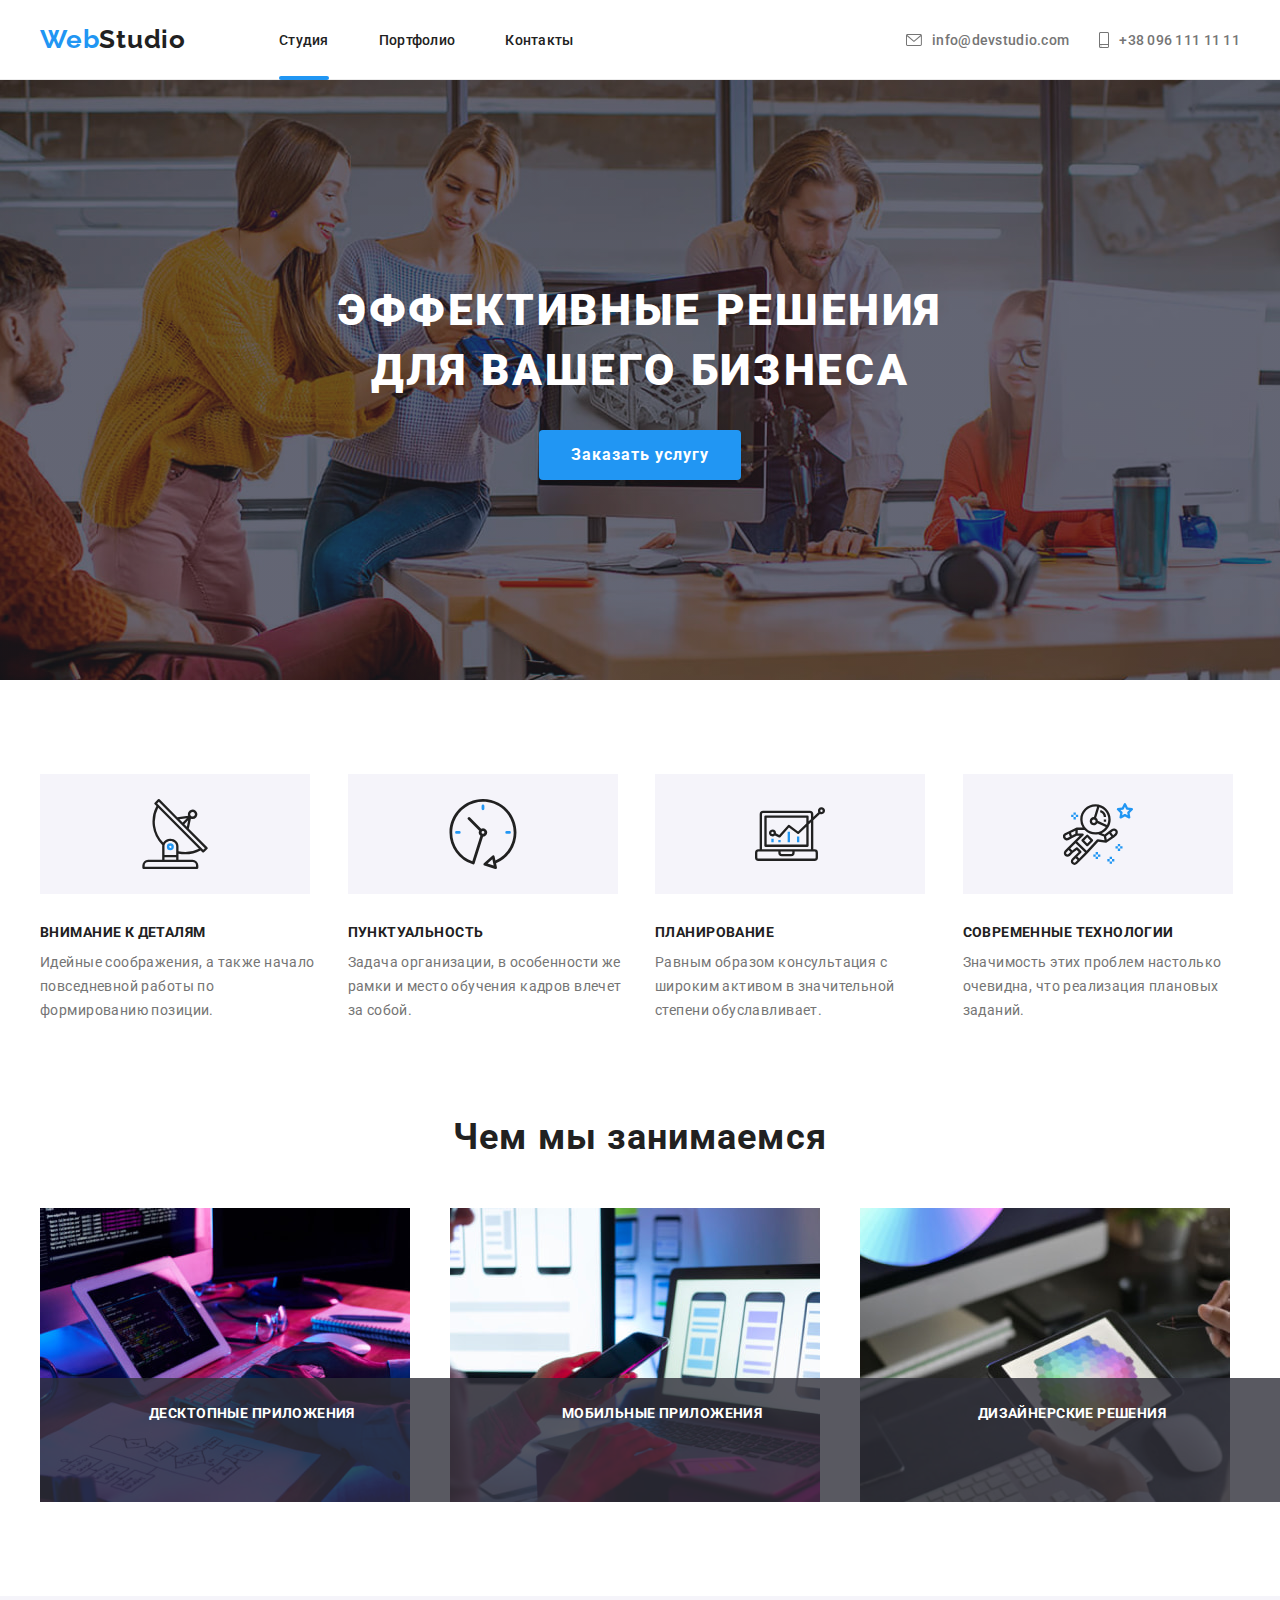
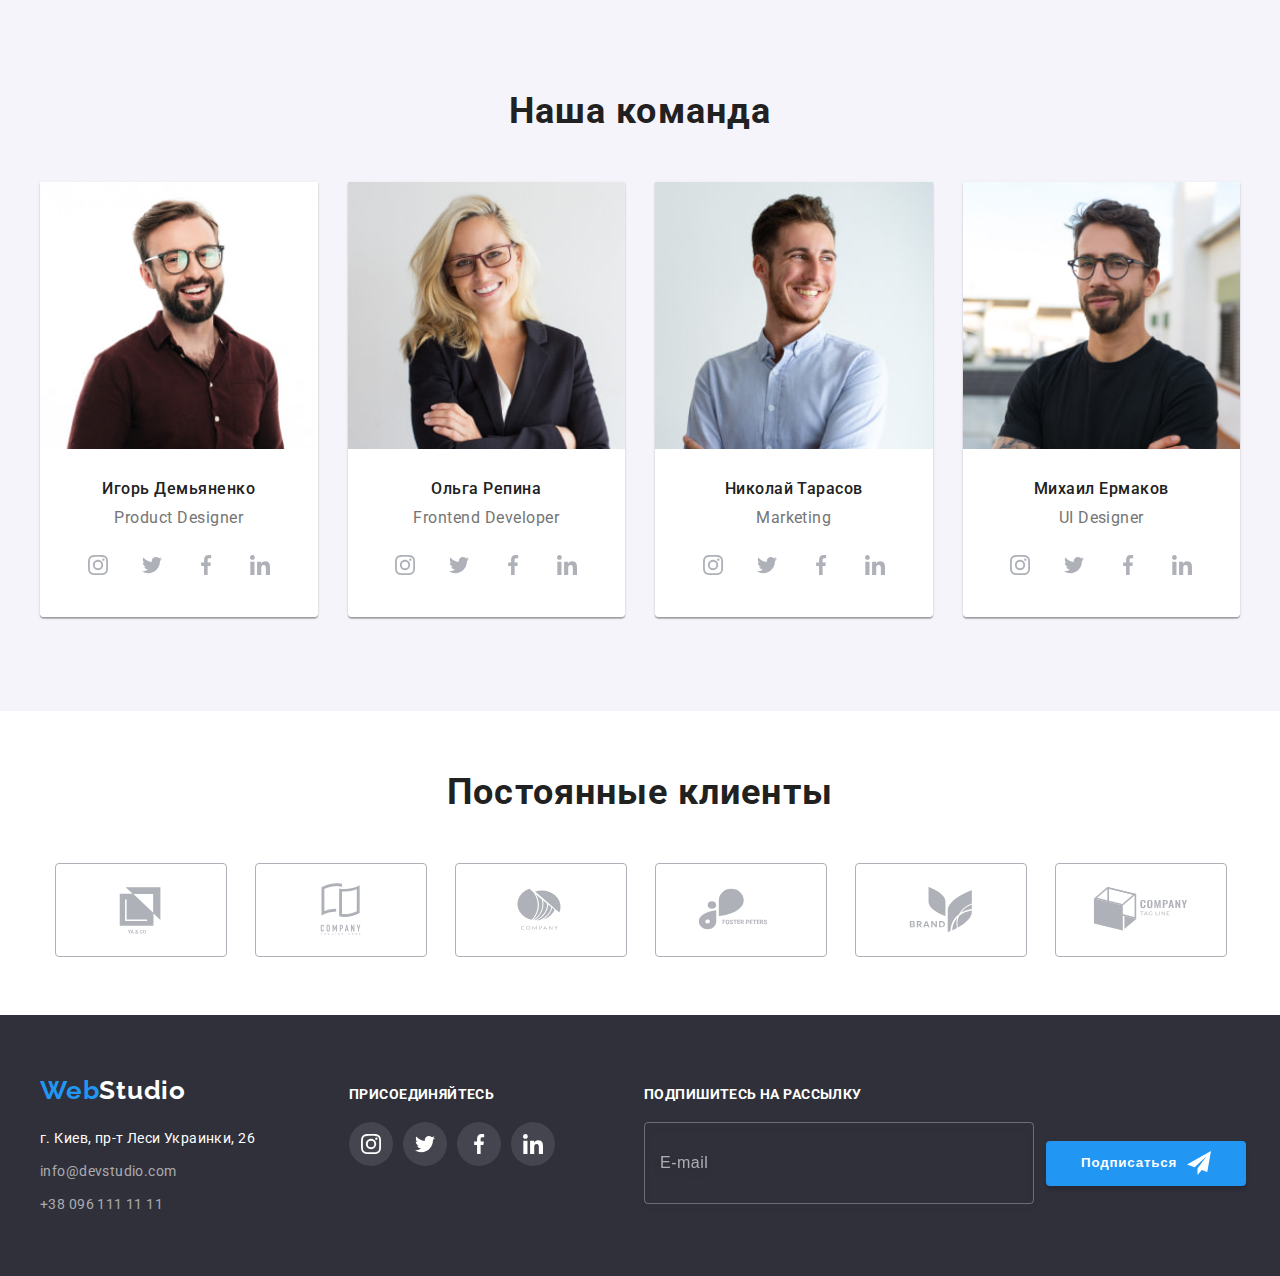
<file: index.html>
<!DOCTYPE html>
<html lang="ru">
  <head>
    <meta charset="UTF-8" />
    <meta http-equiv="X-UA-Compatible" content="IE=edge" />
    <meta name="viewport" content="width=device-width, initial-scale=1.0" />
    <title>Document</title>

    <link rel="preconnect" href="https://fonts.googleapis.com" />
    <link rel="preconnect" href="https://fonts.gstatic.com" crossorigin />
    <link
      href="https://fonts.googleapis.com/css2?family=Raleway:wght@700&family=Roboto:wght@400;500;700;900&display=swap"
      rel="stylesheet"
    />

    <link
      rel="stylesheet"
      href="https://cdnjs.cloudflare.com/ajax/libs/modern-normalize/1.1.0/modern-normalize.min.css"
      integrity="sha512-wpPYUAdjBVSE4KJnH1VR1HeZfpl1ub8YT/NKx4PuQ5NmX2tKuGu6U/JRp5y+Y8XG2tV+wKQpNHVUX03MfMFn9Q=="
      crossorigin="anonymous"
      referrerpolicy="no-referrer"
    />

    <link href="./css/main.min.css" rel="stylesheet" />
    <link href="./css/styles.css" rel="stylesheet" />
  </head>

  <body data-page>
    <!--Header-->
    <header class="header">
      <div class="container header__container">
        <a class="logo header__logo logo--black" href="./index.html"
          ><span class="logo__web">Web</span>Studio</a
        >

        <button type="button" class="header__button" data-menu-open>
          <svg width="40px" height="40px" class="header__icon icon" aria-label="Меню">
            <use class="icon__menu" href="./images/symbol-defs.svg#icon-menu"></use>
          </svg>
        </button>

        <nav class="navigation">
          <ul class="navigation__list">
            <li class="navigation__item">
              <a
                class="navigation__link navigation__link--current"
                href="./index.html"
                aria-current="page"
                >Студия</a
              >
            </li>
            <li class="navigation__item">
              <a class="navigation__link" href="./portfolio.html">Портфолио</a>
            </li>
            <li class="navigation__item">
              <a class="navigation__link" href="./contacts.html">Контакты</a>
            </li>
          </ul>
        </nav>

        <ul class="header__list">
          <li class="header__item">
            <a class="header__link" href="mailto:info@devstudio.com">
              <svg class="header__icon" width="16px" height="12px">
                <use href="./images/symbol-defs.svg#icon-envelope"></use>
              </svg>
              info@devstudio.com
            </a>
          </li>
          <li class="header__item">
            <a class="header__link" href="tel:+380961111111">
              <svg class="header__icon" width="10px" height="16px">
                <use href="./images/symbol-defs.svg#icon-smartphone"></use>
              </svg>
              +38 096 111 11 11
            </a>
          </li>
        </ul>
      </div>
    </header>

    <!--Main-->
    <main>
      <!--Section-1 hero-->
      <section class="hero">
        <div class="container">
          <h1 class="hero__title">Эффективные решения для вашего бизнеса</h1>
          <button class="hero__button" type="button" data-modal-open>Заказать услугу</button>
        </div>
      </section>

      <!--Section-2 benefits-->
      <section class="benefits">
        <div class="container">
          <h2 class="visually-hidden">Наши преимущества</h2>
          <ul class="benefits__list">
            <li class="benefits__item item-benefits">
              <div class="item-benefits__container">
                <svg class="item-benefits__icon item-benefits__icon">
                  <use href="./images/symbol-defs.svg#icon-antenna" width="70" height="70"></use>
                </svg>
              </div>
              <h3 class="item-benefits__heading">Внимание к деталям</h3>
              <p class="item-benefits__text">
                Идейные соображения, а также начало повседневной работы по формированию позиции.
              </p>
            </li>
            <li class="benefits__item item-benefits">
              <div class="item-benefits__container">
                <svg class="item-benefits__icon">
                  <use href="./images/symbol-defs.svg#icon-clock" width="70" height="70"></use>
                </svg>
              </div>
              <h3 class="item-benefits__heading">Пунктуальность</h3>
              <p class="item-benefits__text">
                Задача организации, в особенности же рамки и место обучения кадров влечет за собой.
              </p>
            </li>
            <li class="benefits__item item-benefits">
              <div class="item-benefits__container">
                <svg class="item-benefits__icon">
                  <use href="./images/symbol-defs.svg#icon-diagram" width="70" height="70"></use>
                </svg>
              </div>
              <h3 class="item-benefits__heading">Планирование</h3>
              <p class="item-benefits__text">
                Равным образом консультация с широким активом в значительной степени обуславливает.
              </p>
            </li>
            <li class="benefits__item item-benefits">
              <div class="item-benefits__container">
                <svg class="item-benefits__icon" width="70" height="70">
                  <use href="./images/symbol-defs.svg#icon-astronaut"></use>
                </svg>
              </div>
              <h3 class="item-benefits__heading">Современные технологии</h3>
              <p class="item-benefits__text">
                Значимость этих проблем настолько очевидна, что реализация плановых заданий.
              </p>
            </li>
          </ul>
        </div>
      </section>

      <!--Section-3 what we do-->
      <section class="what-we-do">
        <div class="container">
          <h2 class="subtitle">Чем мы занимаемся</h2>
          <ul class="what-we-do__list">
            <li class="what-we-do__item item-what-we-do">
              <div class="item-what-we-do__thumb">
                <img
                  class="item-what-we-do__image"
                  srcset="
                    ./images/what-we-do/wwd-1@1x_l.jpg 1x,
                    ./images/what-we-do/wwd-1@2x_l.jpg 2x
                  "
                  src="./images/what-we-do/wwd-1@1x_l.jpg"
                  alt="Человек набирает программный код на планшете"
                  width="370px"
                />
                <div class="item-what-we-do__wrap">
                  <p class="item-what-we-do__text">Десктопные приложения</p>
                </div>
              </div>
            </li>
            <li class="what-we-do__item item-what-we-do">
              <div class="item-what-we-do__thumb">
                <img
                  class="item-what-we-do__image"
                  src="./images/what-we-do/wwd-2@1x_l.jpg"
                  srcset="
                    ./images/what-we-do/wwd-2@1x_l.jpg 1x,
                    ./images/what-we-do/wwd-2@2x_l.jpg 2x
                  "
                  alt="Человек на мониторе ноутбука выбирает вариант верстки контента на странице мобильной версии сайта"
                  width="370px"
                />
                <div class="item-what-we-do__wrap">
                  <p class="item-what-we-do__text">Мобильные приложения</p>
                </div>
              </div>
            </li>
            <li class="what-we-do__item item-what-we-do">
              <div class="item-what-we-do__thumb">
                <img
                  class="item-what-we-do__image"
                  srcset="
                    ./images/what-we-do/wwd-3@1x_l.jpg 1x,
                    ./images/what-we-do/wwd-3@2x_l.jpg 2x
                  "
                  src="./images/what-we-do/wwd-3@1x_l.jpg"
                  alt="Человек на планшете выбирает один из цветов из цветового
            круга"
                  width="370px"
                />
                <div class="item-what-we-do__wrap">
                  <p class="item-what-we-do__text">Дизайнерские решения</p>
                </div>
              </div>
            </li>
          </ul>
        </div>
      </section>

      <!--Section-4 our team-->
      <section class="team">
        <div class="container">
          <h2 class="subtitle">Наша команда</h2>
          <ul class="team__list">
            <li class="team__item item-team">
              <img
                class="item-team__image"
                srcset="
                ./images/team/team-1@1x_l.jpg 270w,
                ./images/team/team-1@1x_m.jpg 354w,
                ./images/team/team-1@1x_s.jpg 450w,
                ./images/team/team-1@2x_l.jpg 540w,
                ./images/team/team-1@2x_m.jpg 708w,
                ./images/team/team-1@2x_s.jpg 900w  
                "
                src="./images/team/team-1@1x_s.jpg"
                alt="Фото Игоря Демьяненко"
                sizes="(min-width: 1200px) 270px, (min-width: 768px) 354px, 100vw"
                width="450"
              />
              <div class="item-team__wrap wrap-team-item">
                <h3 class="wrap-team-item__heading">Игорь Демьяненко</h3>
                <p class="wrap-team-item__text" lang="en">Product Designer</p>
                <ul class="socials socials__list">
                  <li class="socials__item">
                    <a
                      class="socials__link"
                      href="https://www.instagram.com"
                      target="_blank"
                      rel="noreferrer noopener"
                      aria-label="Инстаграм"
                    >
                      <span lang="en" class="visually-hidden">Instagram</span>
                      <svg class="socials__icon" width="20" height="20">
                        <use href="./images/symbol-defs.svg#icon-instagram"></use>
                      </svg>
                    </a>
                  </li>
                  <li class="socials__item">
                    <a
                      class="socials__link"
                      href="https://twitter.com"
                      target="_blank"
                      rel="noreferrer noopener"
                      aria-label="Твиттер"
                    >
                      <span lang="en" class="visually-hidden">Twitter</span>
                      <svg class="socials__icon" width="20" height="20">
                        <use href="./images/symbol-defs.svg#icon-twitter"></use>
                      </svg>
                    </a>
                  </li>
                  <li class="socials__item">
                    <a
                      class="socials__link"
                      href="https://uk-ua.facebook.com"
                      target="_blank"
                      rel="noreferrer noopener"
                      aria-label="Фейсбук"
                    >
                      <span lang="en" class="visually-hidden">Facebook</span>
                      <svg class="socials__icon" width="20" height="20">
                        <use href="./images/symbol-defs.svg#icon-facebook"></use>
                      </svg>
                    </a>
                  </li>
                  <li class="socials__item">
                    <a
                      class="socials__link"
                      href="https://ua.linkedin.com"
                      target="_blank"
                      rel="noreferrer noopener"
                      aria-label="Линкедин"
                    >
                      <span lang="en" class="visually-hidden">LinkedIn</span>
                      <svg class="socials__icon" width="20" height="20">
                        <use href="./images/symbol-defs.svg#icon-linkedin"></use>
                      </svg>
                    </a>
                  </li>
                </ul>
              </div>
            </li>
            <li class="team__item item-team">
              <img
                class="item-team__image"
                srcset="
                ./images/team/team-2@1x_l.jpg 270w,
                ./images/team/team-2@1x_m.jpg 354w,
                ./images/team/team-2@1x_s.jpg 450w,
                ./images/team/team-2@2x_l.jpg 540w,
                ./images/team/team-2@2x_m.jpg 708w,
                ./images/team/team-2@2x_s.jpg 900w  
                "
                src="./images/team/team-2@1x_s.jpg"
                alt="Фото Ольги Репиной"
                sizes="(min-width: 1200px) 270px, (min-width: 768px) 354px, 100vw"
                width="450"
              />
              <div class="item-team__wrap wrap-team-item">
                <h3 class="wrap-team-item__heading">Ольга Репина</h3>
                <p class="wrap-team-item__text" lang="en">Frontend Developer</p>
                <ul class="socials socials__list">
                  <li class="socials__item">
                    <a
                      class="socials__link"
                      href="https://www.instagram.com"
                      target="_blank"
                      rel="noreferrer noopener"
                      aria-label="Инстаграм"
                    >
                      <span lang="en" class="visually-hidden">Instagram</span>
                      <svg class="socials__icon" width="20" height="20">
                        <use href="./images/symbol-defs.svg#icon-instagram"></use>
                      </svg>
                    </a>
                  </li>
                  <li class="socials__item">
                    <a
                      class="socials__link"
                      href="https://twitter.com"
                      target="_blank"
                      rel="noreferrer noopener"
                      aria-label="Твиттер"
                    >
                      <span lang="en" class="visually-hidden">Twitter</span>
                      <svg class="socials__icon" width="20" height="20">
                        <use href="./images/symbol-defs.svg#icon-twitter"></use>
                      </svg>
                    </a>
                  </li>
                  <li class="socials__item">
                    <a
                      class="socials__link"
                      href="https://uk-ua.facebook.com"
                      target="_blank"
                      rel="noreferrer noopener"
                      aria-label="Фейсбук"
                    >
                      <span lang="en" class="visually-hidden">Facebook</span>
                      <svg class="socials__icon" width="20" height="20">
                        <use href="./images/symbol-defs.svg#icon-facebook"></use>
                      </svg>
                    </a>
                  </li>
                  <li class="socials__item">
                    <a
                      class="socials__link"
                      href="https://ua.linkedin.com"
                      target="_blank"
                      rel="noreferrer noopener"
                      aria-label="Линкедин"
                    >
                      <span lang="en" class="visually-hidden">LinkedIn</span>
                      <svg class="socials__icon" width="20" height="20">
                        <use href="./images/symbol-defs.svg#icon-linkedin"></use>
                      </svg>
                    </a>
                  </li>
                </ul>
              </div>
            </li>
            <li class="team__item item-team">
              <img
                class="item-team__image"
                srcset="
                ./images/team/team-3@1x_l.jpg 270w,
                ./images/team/team-3@1x_m.jpg 354w,
                ./images/team/team-3@1x_s.jpg 450w,
                ./images/team/team-3@2x_l.jpg 540w,
                ./images/team/team-3@2x_m.jpg 708w,
                ./images/team/team-3@2x_s.jpg 900w  
                "
                src="./images/team/team-3@1x_s.jpg"
                alt="Фото Николая Тарасова"
                sizes="(min-width: 1200px) 270px, (min-width: 768px) 354px, 100vw"
                width="450"
              />
              <div class="item-team__wrap wrap-team-item">
                <h3 class="wrap-team-item__heading">Николай Тарасов</h3>
                <p class="wrap-team-item__text" lang="en">Marketing</p>
                <ul class="socials socials__list">
                  <li class="socials__item">
                    <a
                      class="socials__link"
                      href="https://www.instagram.com"
                      target="_blank"
                      rel="noreferrer noopener"
                      aria-label="Инстаграм"
                    >
                      <span lang="en" class="visually-hidden">Instagram</span>
                      <svg class="socials__icon" width="20" height="20">
                        <use href="./images/symbol-defs.svg#icon-instagram"></use>
                      </svg>
                    </a>
                  </li>
                  <li class="socials__item">
                    <a
                      class="socials__link"
                      href="https://twitter.com"
                      target="_blank"
                      rel="noreferrer noopener"
                      aria-label="Твиттер"
                    >
                      <span lang="en" class="visually-hidden">Twitter</span>
                      <svg class="socials__icon" width="20" height="20">
                        <use href="./images/symbol-defs.svg#icon-twitter"></use>
                      </svg>
                    </a>
                  </li>
                  <li class="socials__item">
                    <a
                      class="socials__link"
                      href="https://uk-ua.facebook.com"
                      target="_blank"
                      rel="noreferrer noopener"
                      aria-label="Фейсбук"
                    >
                      <span lang="en" class="visually-hidden">Facebook</span>
                      <svg class="socials__icon" width="20" height="20">
                        <use href="./images/symbol-defs.svg#icon-facebook"></use>
                      </svg>
                    </a>
                  </li>
                  <li class="socials__item">
                    <a
                      class="socials__link"
                      href="https://ua.linkedin.com"
                      target="_blank"
                      rel="noreferrer noopener"
                      aria-label="Линкедин"
                    >
                      <span lang="en" class="visually-hidden">LinkedIn</span>
                      <svg class="socials__icon" width="20" height="20">
                        <use href="./images/symbol-defs.svg#icon-linkedin"></use>
                      </svg>
                    </a>
                  </li>
                </ul>
              </div>
            </li>
            <li class="team__item item-team">
              <img
                class="item-team__image"
                srcset="
                ./images/team/team-4@1x_l.jpg 270w,
                ./images/team/team-4@1x_m.jpg 354w,
                ./images/team/team-4@1x_s.jpg 450w,
                ./images/team/team-4@2x_l.jpg 540w,
                ./images/team/team-4@2x_m.jpg 708w,
                ./images/team/team-4@2x_s.jpg 900w  
                "
                src="./images/team/team-4@1x_s.jpg"
                alt="Фото Михаила Ермакова"
                sizes="(min-width: 1200px) 270px, (min-width: 768px) 354px, 100vw"
                width="450"
              />
              <div class="item-team__wrap wrap-team-item">
                <h3 class="wrap-team-item__heading">Михаил Ермаков</h3>
                <p class="wrap-team-item__text" lang="en">UI Designer</p>
                <ul class="socials socials__list">
                  <li class="socials__item">
                    <a
                      class="socials__link"
                      href="https://www.instagram.com"
                      target="_blank"
                      rel="noreferrer noopener"
                      aria-label="Инстаграм"
                    >
                      <span lang="en" class="visually-hidden">Instagram</span>
                      <svg class="socials__icon" width="20" height="20">
                        <use href="./images/symbol-defs.svg#icon-instagram"></use>
                      </svg>
                    </a>
                  </li>
                  <li class="socials__item">
                    <a
                      class="socials__link"
                      href="https://twitter.com"
                      target="_blank"
                      rel="noreferrer noopener"
                      aria-label="Твиттер"
                    >
                      <span lang="en" class="visually-hidden">Twitter</span>
                      <svg class="socials__icon" width="20" height="20">
                        <use href="./images/symbol-defs.svg#icon-twitter"></use>
                      </svg>
                    </a>
                  </li>
                  <li class="socials__item">
                    <a
                      class="socials__link"
                      href="https://uk-ua.facebook.com"
                      target="_blank"
                      rel="noreferrer noopener"
                      aria-label="Фейсбук"
                    >
                      <span lang="en" class="visually-hidden">Facebook</span>
                      <svg class="socials__icon" width="20" height="20">
                        <use href="./images/symbol-defs.svg#icon-facebook"></use>
                      </svg>
                    </a>
                  </li>
                  <li class="socials__item">
                    <a
                      class="socials__link"
                      href="https://ua.linkedin.com"
                      target="_blank"
                      rel="noreferrer noopener"
                      aria-label="Линкедин"
                    >
                      <span lang="en" class="visually-hidden">LinkedIn</span>
                      <svg class="socials__icon" width="20" height="20">
                        <use href="./images/symbol-defs.svg#icon-linkedin"></use>
                      </svg>
                    </a>
                  </li>
                </ul>
              </div>
            </li>
          </ul>
        </div>
      </section>

      <!--Section-4 clients-->
      <section class="clients">
        <div class="container">
          <h2 class="subtitle">Постоянные клиенты</h2>
          <ul class="clients__list">
            <li class="clients__item item-clients">
              <a
                class="item-clients__link"
                href=""
                target="_blank"
                rel="noreferrer noopener"
                aria-label="Логотип компании"
              >
                <span class="visually-hidden">Логотип компании</span>
                <svg class="item-clients__icon" width="106" height="60">
                  <use href="./images/symbol-defs.svg#icon-Logo-1"></use>
                </svg>
              </a>
            </li>
            <li class="clients__item item-clients">
              <a
                class="item-clients__link"
                href=""
                target="_blank"
                rel="noreferrer noopener"
                aria-label="логотип компании"
              >
                <span class="visually-hidden">Логотип компании</span>
                <svg class="item-clients__icon" width="106" height="60">
                  <use href="./images/symbol-defs.svg#icon-Logo-2"></use>
                </svg>
              </a>
            </li>
            <li class="clients__item item-clients">
              <a
                class="item-clients__link"
                href=""
                target="_blank"
                rel="noreferrer noopener"
                aria-label="логотип компании"
              >
                <span class="visually-hidden">Логотип компании</span>
                <svg class="item-clients__icon" width="106" height="60">
                  <use href="./images/symbol-defs.svg#icon-Logo-3"></use>
                </svg>
              </a>
            </li>
            <li class="clients__item item-clients">
              <a
                class="item-clients__link"
                href=""
                target="_blank"
                rel="noreferrer noopener"
                aria-label="логотип компании"
              >
                <span class="visually-hidden">Логотип компании</span>
                <svg class="item-clients__icon" width="106" height="60">
                  <use href="./images/symbol-defs.svg#icon-Logo-4"></use>
                </svg>
              </a>
            </li>
            <li class="clients__item item-clients">
              <a
                class="item-clients__link"
                href=""
                target="_blank"
                rel="noreferrer noopener"
                aria-label="логотип компании"
              >
                <span class="visually-hidden">Логотип компании</span>
                <svg class="item-clients__icon" width="106" height="60">
                  <use href="./images/symbol-defs.svg#icon-Logo-5"></use>
                </svg>
              </a>
            </li>
            <li class="clients__item item-clients">
              <a
                class="item-clients__link"
                href=""
                target="_blank"
                rel="noreferrer noopener"
                aria-label="логотип компании"
              >
                <span class="visually-hidden">Логотип компании</span>
                <svg class="item-clients__icon" width="106" height="60">
                  <use href="./images/symbol-defs.svg#icon-Logo-6"></use>
                </svg>
              </a>
            </li>
          </ul>
        </div>
      </section>
    </main>

    <!--Footer-->
    <footer class="footer">
      <div class="container footer__container">

        <div class="footer__tablet-container">
        <div class="footer__adress-container">
          <a class="logo logo--white" href="./index.html"
            ><span class="logo__web">Web</span>Studio</a
          >

          <address class="address">
            <ul class="address__list">
              <li class="address__item">
                <a
                  class="address__link"
                  href="https://bit.ly/3pXMvUd"
                  target="_blank"
                  rel="noreferrer noopener"
                  >г. Киев, пр-т Леси Украинки, 26
                </a>
              </li>
              <li class="address__item">
                <a class="contacts__link" href="mailto:info@devstudio.com">info@devstudio.com</a>
              </li>
              <li class="address__item">
                <a class="contacts__link" href="tel:+380961111111">+38 096 111 11 11</a>
              </li>
            </ul>
          </address>
        </div>

        <div class="footer__socials-container">
          <strong class="footer__action">присоединяйтесь</strong>
          <ul class="socials__list">
            <li class="socials__item">
              <a
                class="socials__link socials__link--footer-dark"
                href="https://www.instagram.com"
                target="_blank"
                rel="noreferrer noopener"
                aria-label="Инстаграм"
              >
                <span lang="en" class="visually-hidden">instagram</span>
                <svg class="socials__icon socials__icon--footer-dark" width="20" height="20">
                  <use href="./images/symbol-defs.svg#icon-instagram"></use>
                </svg>
              </a>
            </li>
            <li class="socials__item">
              <a
                class="socials__link socials__link--footer-dark"
                href="https://twitter.com"
                target="_blank"
                rel="noreferrer noopener"
                aria-label="Твиттер"
              >
                <span lang="en" class="visually-hidden">Twitter</span>
                <svg class="socials__icon socials__icon--footer-dark" width="20" height="20">
                  <use href="./images/symbol-defs.svg#icon-twitter"></use>
                </svg>
              </a>
            </li>
            <li class="socials__item">
              <a
                class="socials__link socials__link--footer-dark"
                href="https://uk-ua.facebook.com"
                target="_blank"
                rel="noreferrer noopener"
                aria-label="Фейсбук"
              >
                <span lang="en" class="visually-hidden">Facebook</span>
                <svg class="socials__icon socials__icon--footer-dark" width="20" height="20">
                  <use href="./images/symbol-defs.svg#icon-facebook"></use>
                </svg>
              </a>
            </li>
            <li class="socials__item">
              <a
                class="socials__link socials__link--footer-dark"
                href="https://ua.linkedin.com"
                target="_blank"
                rel="noreferrer noopener"
                aria-label="Линкедин"
              >
                <span lang="en" class="visually-hidden">LinkedIn</span>
                <svg class="socials__icon socials__icon--footer-dark" width="20" height="20">
                  <use href="./images/symbol-defs.svg#icon-linkedin"></use>
                </svg>
              </a>
            </li>
          </ul>
        </div>
        </div>

        <div class="footer__modal-container">
          <strong class="footer__action">Подпишитесь на рассылку</strong>
          <form class="newsletter" name="footer-subscribe-form">
            <input
              class="newsletter__input"
              type="email"
              name="footer-subscribe-email"
              placeholder="E-mail"
              required
            />

            <button class="newsletter__btn" name="footer-subscribe-btn" type="submit">
              Подписаться
              <svg class="newsletter__icon" width="24" height="24">
                <use href="./images/symbol-defs.svg#icon-subscribe-send"></use>
              </svg>
            </button>
          </form>
        </div>
      </div>
    </footer>

    <!--Mobile-menu-->

    <div class="mobile__backdrop" data-menu>
      <div class="mobile__container">
        <button type="button" class="mobile__button" data-menu-close>
          <svg width="40px" height="40px" class="mobile__icon icon" aria-label="Меню">
            <use class="icon__close" href="./images/symbol-defs.svg#icon-menu-close"></use>
          </svg>
        </button>

        <nav class="mobile__navigation navigation-mobile">
          <ul class="navigation-mobile__list">
            <li class="navigation-mobile__item">
              <a class="navigation-mobile__link" href="./index.html" aria-current="page">Студия</a>
            </li>
            <li class="navigation-mobile__item">
              <a class="navigation-mobile__link" href="./portfolio.html">Портфолио</a>
            </li>
            <li class="navigation-mobile__item">
              <a class="navigation-mobile__link" href="./contacts.html">Контакты</a>
            </li>
          </ul>
        </nav>

        <ul class="mobile__list">
          <li class="mobile__item">
            <a class="mobile__link" href="mailto:info@devstudio.com"> info@devstudio.com </a>
          </li>
          <li class="mobile__item">
            <a class="mobile__link" href="tel:+380961111111"> +38 096 111 11 11 </a>
          </li>
        </ul>

        <ul class="mobile__socials socials-mobile">
          <li class="socials-mobile__item">
            <a
              class="socials-mobile__link"
              href="https://www.instagram.com"
              target="_blank"
              rel="noreferrer noopener"
            >
              Instagram
            </a>
          </li>
          <li class="socials-mobile__item">
            <a
              class="socials-mobile__link"
              href="https://twitter.com"
              target="_blank"
              rel="noreferrer noopener"
            >
              Twitter
            </a>
          </li>
          <li class="socials-mobile__item">
            <a
              class="socials-mobile__link"
              href="https://uk-ua.facebook.com"
              target="_blank"
              rel="noreferrer noopener"
            >
              Facebook
            </a>
          </li>
          <li class="socials-mobile__item">
            <a
              class="socials-mobile__link"
              href="https://ua.linkedin.com"
              target="_blank"
              rel="noreferrer noopener"
            >
              LinkedIn
            </a>
          </li>
        </ul>
      </div>
    </div>
    <!--Modal-->
    <div class="backdrop is-hidden" data-modal>
      <div class="modal">
        <button type="button" class="modal__button" data-modal-close aria-label="Закрыть">
          <span lang="en" class="visually-hidden">Exit</span>
          <svg class="modal__icon" width="11" height="11">
            <use href="./images/symbol-defs.svg#icon-close"></use>
          </svg>
        </button>

        <form class="register-form" name="register-form">
          <strong class="register-form__action">Оставьте свои данные, мы вам перезвоним</strong>

          <div role="group" class="register-form__group">
            <label class="register-form__wrap">
              <span class="register-form__label">Имя</span>
              <input class="register-form__input" type="text" name="register-form-name" required />

              <svg class="register-form__icon" width="18" height="18">
                <use href="./images/symbol-defs.svg#icon-modal-name"></use>
              </svg>
            </label>

            <label class="register-form__wrap">
              <span class="register-form__label">Телефон</span>
              <input class="register-form__input" type="tel" name="register-form-tel" required />
              <svg class="register-form__icon" width="18" height="18">
                <use href="./images/symbol-defs.svg#icon-modal-phone"></use>
              </svg>
            </label>

            <label class="register-form__wrap">
              <span class="register-form__label">Почта</span>
              <input
                class="register-form__input"
                type="email"
                name="register-form-email"
                required
              />

              <svg class="register-form__icon" width="18" height="18">
                <use href="./images/symbol-defs.svg#icon-modal-email"></use>
              </svg>
            </label>

            <label class="register-form__wrap">
              <span class="register-form__label">Комментарий</span>
              <textarea
                class="register-form__comment"
                name="register-form-comment"
                rows="4"
                placeholder="Введите текст"
              ></textarea>
            </label>
          </div>

          <label class="register-form__agreement agreement-form">
            <input
              class="checkbox visually-hidden"
              type="checkbox"
              name="register-form-checkbox"
              value="checked"
              required
            />
            <svg class="checkbox__icon" width="16" height="15">
              <use
                class="checkbox__icon--not-checked"
                href="./images/symbol-defs.svg#icon-not-checked"
              ></use>
              <use
                class="checkbox__icon--checked"
                href="./images/symbol-defs.svg#icon-modal-checked"
              ></use>
            </svg>

            <span class="agreement-form__label">
              Соглашаюсь с рассылкой и принимаю
              <a
                class="agreement-form__link link"
                href=""
                target="_blank"
                rel="noreferrer noopener"
              >
                Условия договора</a
              >
            </span>
          </label>

          <button class="register-form__btn" type="submit">Отправить</button>
        </form>
      </div>
    </div>

    <script src="./js/menu.js"></script>
    <script src="./js/modal.js"></script>
  </body>
</html>
</file>
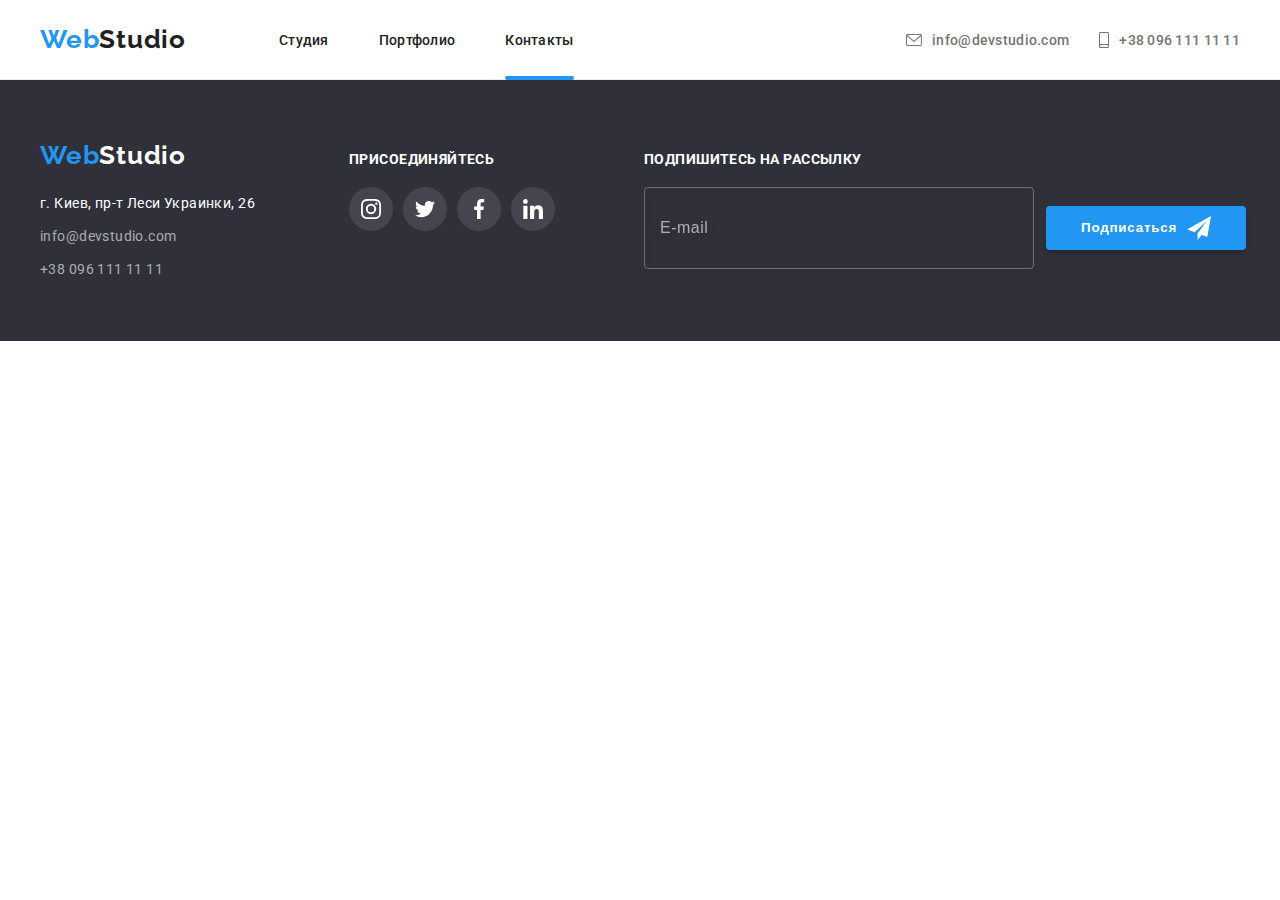
<file: contacts.html>
<!DOCTYPE html>
<html lang="ru">
  <head>
    <meta charset="UTF-8" />
    <meta http-equiv="X-UA-Compatible" content="IE=edge" />
    <meta name="viewport" content="width=device-width, initial-scale=1.0" />
    <title>Document</title>

    <link rel="preconnect" href="https://fonts.googleapis.com" />
    <link rel="preconnect" href="https://fonts.gstatic.com" crossorigin />
    <link
      href="https://fonts.googleapis.com/css2?family=Raleway:wght@700&family=Roboto:wght@400;500;700;900&display=swap"
      rel="stylesheet"
    />

    <link
      rel="stylesheet"
      href="https://cdnjs.cloudflare.com/ajax/libs/modern-normalize/1.1.0/modern-normalize.min.css"
      integrity="sha512-wpPYUAdjBVSE4KJnH1VR1HeZfpl1ub8YT/NKx4PuQ5NmX2tKuGu6U/JRp5y+Y8XG2tV+wKQpNHVUX03MfMFn9Q=="
      crossorigin="anonymous"
      referrerpolicy="no-referrer"
    />

    <link href="./css/main.min.css" rel="stylesheet" />

    <link href="./css/styles.css" rel="stylesheet" />
  </head>

  <body>
    <!--Header-->
    <header class="header">
      <div class="container header__container">
        <a class="logo header__logo logo--black" href="./index.html"><span class="logo__web">Web</span>Studio</a>
    
        <button type="button" class="header__button" data-menu-open>
          <svg width="40px" height="40px" class="header__icon icon" aria-label="Меню">
            <use class="icon__menu" href="./images/symbol-defs.svg#icon-menu"></use>
          </svg>
        </button>
    
        <nav class="navigation">
          <ul class="navigation__list">
            <li class="navigation__item">
              <a class="navigation__link" href="./index.html" aria-current="page">Студия</a>
            </li>
            <li class="navigation__item">
              <a class="navigation__link" href="./portfolio.html">Портфолио</a>
            </li>
            <li class="navigation__item">
              <a class="navigation__link navigation__link--current" href="./contacts.html">Контакты</a>
            </li>
          </ul>
        </nav>
    
        <ul class="header__list">
          <li class="header__item">
            <a class="header__link" href="mailto:info@devstudio.com">
              <svg class="header__icon" width="16px" height="12px">
                <use href="./images/symbol-defs.svg#icon-envelope"></use>
              </svg>
              info@devstudio.com
            </a>
          </li>
          <li class="header__item">
            <a class="header__link" href="tel:+380961111111">
              <svg class="header__icon" width="10px" height="16px">
                <use href="./images/symbol-defs.svg#icon-smartphone"></use>
              </svg>
              +38 096 111 11 11
            </a>
          </li>
        </ul>
      </div>
    </header>

    <!--Main-->
    <main>
      <!--Section-1-menu-->
    </main>

    <!--Footer-->
    <footer class="footer">
      <div class="container footer__container">
    
        <div class="footer__tablet-container">
          <div class="footer__adress-container">
            <a class="logo logo--white" href="./index.html"><span class="logo__web">Web</span>Studio</a>
    
            <address class="address">
              <ul class="address__list">
                <li class="address__item">
                  <a class="address__link" href="https://bit.ly/3pXMvUd" target="_blank" rel="noreferrer noopener">г. Киев,
                    пр-т Леси Украинки, 26
                  </a>
                </li>
                <li class="address__item">
                  <a class="contacts__link" href="mailto:info@devstudio.com">info@devstudio.com</a>
                </li>
                <li class="address__item">
                  <a class="contacts__link" href="tel:+380961111111">+38 096 111 11 11</a>
                </li>
              </ul>
            </address>
          </div>
    
          <div class="footer__socials-container">
            <strong class="footer__action">присоединяйтесь</strong>
            <ul class="socials__list">
              <li class="socials__item">
                <a class="socials__link socials__link--footer-dark" href="https://www.instagram.com" target="_blank"
                  rel="noreferrer noopener" aria-label="Инстаграм">
                  <span lang="en" class="visually-hidden">instagram</span>
                  <svg class="socials__icon socials__icon--footer-dark" width="20" height="20">
                    <use href="./images/symbol-defs.svg#icon-instagram"></use>
                  </svg>
                </a>
              </li>
              <li class="socials__item">
                <a class="socials__link socials__link--footer-dark" href="https://twitter.com" target="_blank"
                  rel="noreferrer noopener" aria-label="Твиттер">
                  <span lang="en" class="visually-hidden">Twitter</span>
                  <svg class="socials__icon socials__icon--footer-dark" width="20" height="20">
                    <use href="./images/symbol-defs.svg#icon-twitter"></use>
                  </svg>
                </a>
              </li>
              <li class="socials__item">
                <a class="socials__link socials__link--footer-dark" href="https://uk-ua.facebook.com" target="_blank"
                  rel="noreferrer noopener" aria-label="Фейсбук">
                  <span lang="en" class="visually-hidden">Facebook</span>
                  <svg class="socials__icon socials__icon--footer-dark" width="20" height="20">
                    <use href="./images/symbol-defs.svg#icon-facebook"></use>
                  </svg>
                </a>
              </li>
              <li class="socials__item">
                <a class="socials__link socials__link--footer-dark" href="https://ua.linkedin.com" target="_blank"
                  rel="noreferrer noopener" aria-label="Линкедин">
                  <span lang="en" class="visually-hidden">LinkedIn</span>
                  <svg class="socials__icon socials__icon--footer-dark" width="20" height="20">
                    <use href="./images/symbol-defs.svg#icon-linkedin"></use>
                  </svg>
                </a>
              </li>
            </ul>
          </div>
        </div>
    
        <div class="footer__modal-container">
          <strong class="footer__action">Подпишитесь на рассылку</strong>
          <form class="newsletter" name="footer-subscribe-form">
            <input class="newsletter__input" type="email" name="footer-subscribe-email" placeholder="E-mail" required />
    
            <button class="newsletter__btn" name="footer-subscribe-btn" type="submit">
              Подписаться
              <svg class="newsletter__icon" width="24" height="24">
                <use href="./images/symbol-defs.svg#icon-subscribe-send"></use>
              </svg>
            </button>
          </form>
        </div>
      </div>
    </footer>

    <!--Mobile-menu-->
    <div class="mobile__backdrop" data-menu>
      <div class="mobile__container">
        <button type="button" class="mobile__button" data-menu-close>
          <svg width="40px" height="40px" class="mobile__icon icon" aria-label="Меню">
            <use class="icon__close" href="./images/symbol-defs.svg#icon-menu-close"></use>
          </svg>
        </button>
    
        <nav class="mobile__navigation navigation-mobile">
          <ul class="navigation-mobile__list">
            <li class="navigation-mobile__item">
              <a class="navigation-mobile__link" href="./index.html" aria-current="page">Студия</a>
            </li>
            <li class="navigation-mobile__item">
              <a class="navigation-mobile__link" href="./portfolio.html">Портфолио</a>
            </li>
            <li class="navigation-mobile__item">
              <a class="navigation-mobile__link" href="./contacts.html">Контакты</a>
            </li>
          </ul>
        </nav>
    
        <ul class="mobile__list">
          <li class="mobile__item">
            <a class="mobile__link" href="mailto:info@devstudio.com"> info@devstudio.com </a>
          </li>
          <li class="mobile__item">
            <a class="mobile__link" href="tel:+380961111111"> +38 096 111 11 11 </a>
          </li>
        </ul>
    
        <ul class="mobile__socials socials-mobile">
          <li class="socials-mobile__item">
            <a class="socials-mobile__link" href="https://www.instagram.com" target="_blank" rel="noreferrer noopener">
              Instagram
            </a>
          </li>
          <li class="socials-mobile__item">
            <a class="socials-mobile__link" href="https://twitter.com" target="_blank" rel="noreferrer noopener">
              Twitter
            </a>
          </li>
          <li class="socials-mobile__item">
            <a class="socials-mobile__link" href="https://uk-ua.facebook.com" target="_blank" rel="noreferrer noopener">
              Facebook
            </a>
          </li>
          <li class="socials-mobile__item">
            <a class="socials-mobile__link" href="https://ua.linkedin.com" target="_blank" rel="noreferrer noopener">
              LinkedIn
            </a>
          </li>
        </ul>
      </div>
    </div>

    <script src="./js/menu.js"></script>

  </body>
</html>
</file>
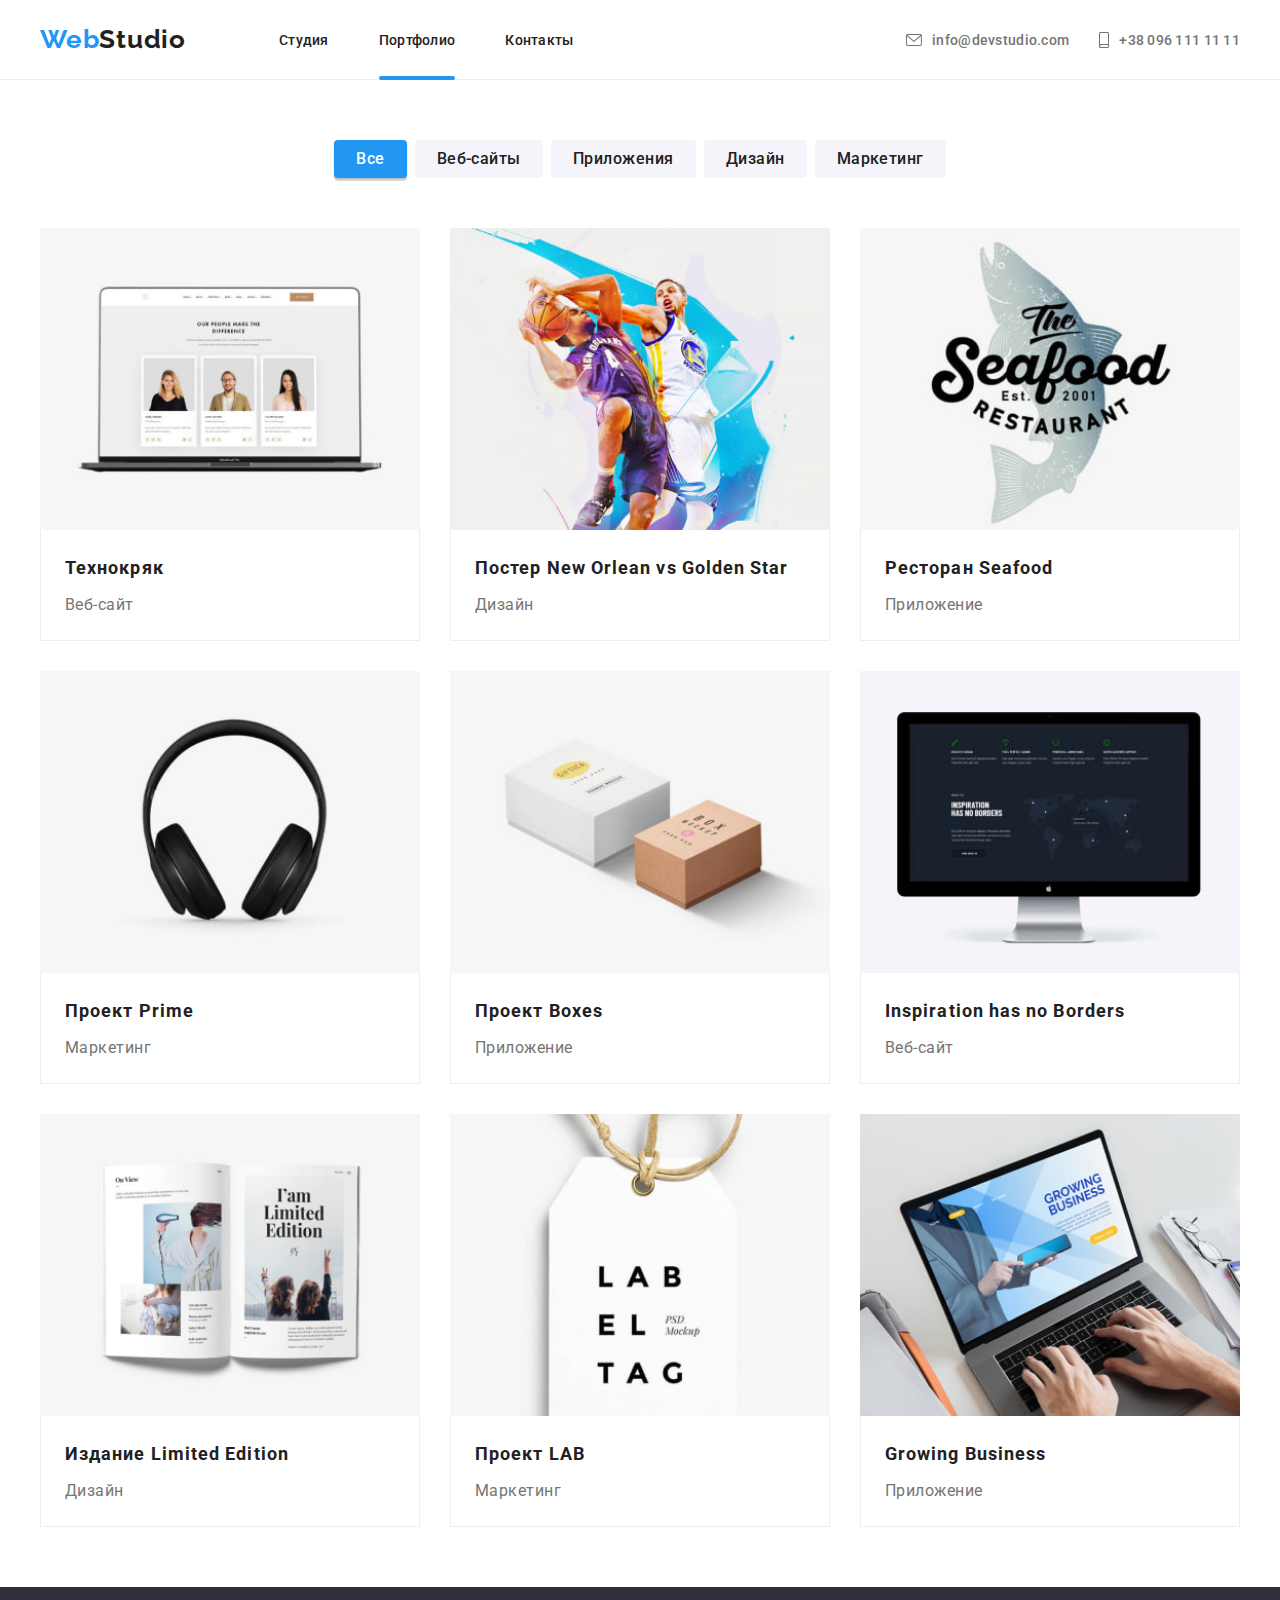
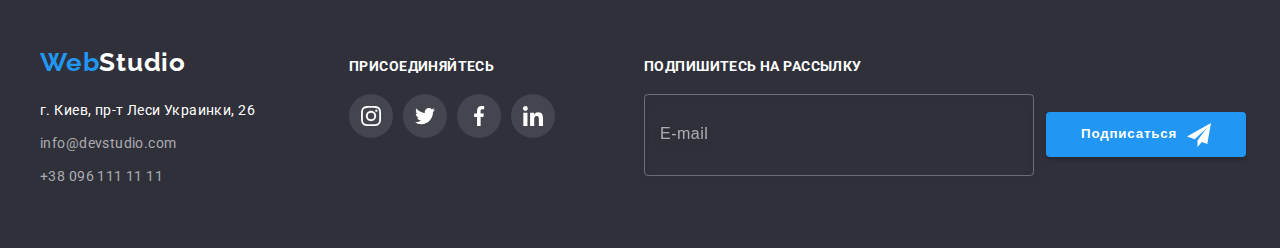
<file: portfolio.html>
<!DOCTYPE html>
<html lang="ru">
  <head>
    <meta charset="UTF-8" />
    <meta http-equiv="X-UA-Compatible" content="IE=edge" />
    <meta name="viewport" content="width=device-width, initial-scale=1.0" />
    <title>Document</title>

    <link rel="preconnect" href="https://fonts.googleapis.com" />
    <link rel="preconnect" href="https://fonts.gstatic.com" crossorigin />
    <link
      href="https://fonts.googleapis.com/css2?family=Raleway:wght@700&family=Roboto:wght@400;500;700;900&display=swap"
      rel="stylesheet"
    />

    <link
      rel="stylesheet"
      href="https://cdnjs.cloudflare.com/ajax/libs/modern-normalize/1.1.0/modern-normalize.min.css"
      integrity="sha512-wpPYUAdjBVSE4KJnH1VR1HeZfpl1ub8YT/NKx4PuQ5NmX2tKuGu6U/JRp5y+Y8XG2tV+wKQpNHVUX03MfMFn9Q=="
      crossorigin="anonymous"
      referrerpolicy="no-referrer"
    />

    <link href="./css/main.min.css" rel="stylesheet" />

    <link href="./css/styles.css" rel="stylesheet" />
  </head>

  <body>
    <!--Header-->
    <header class="header">
      <div class="container header__container">
        <a class="logo header__logo logo--black" href="./index.html"><span class="logo__web">Web</span>Studio</a>
    
        <button type="button" class="header__button" data-menu-open>
          <svg width="40px" height="40px" class="header__icon icon" aria-label="Меню">
            <use class="icon__menu" href="./images/symbol-defs.svg#icon-menu"></use>
          </svg>
        </button>
    
        <nav class="navigation">
          <ul class="navigation__list">
            <li class="navigation__item">
              <a class="navigation__link" href="./index.html" aria-current="page">Студия</a>
            </li>
            <li class="navigation__item">
              <a class="navigation__link navigation__link--current" href="./portfolio.html">Портфолио</a>
            </li>
            <li class="navigation__item">
              <a class="navigation__link" href="./contacts.html">Контакты</a>
            </li>
          </ul>
        </nav>
    
        <ul class="header__list">
          <li class="header__item">
            <a class="header__link" href="mailto:info@devstudio.com">
              <svg class="header__icon" width="16px" height="12px">
                <use href="./images/symbol-defs.svg#icon-envelope"></use>
              </svg>
              info@devstudio.com
            </a>
          </li>
          <li class="header__item">
            <a class="header__link" href="tel:+380961111111">
              <svg class="header__icon" width="10px" height="16px">
                <use href="./images/symbol-defs.svg#icon-smartphone"></use>
              </svg>
              +38 096 111 11 11
            </a>
          </li>
        </ul>
      </div>
    </header>

    <!--Main-->
    <main>
      <!--Portfolio filter-->
      <section class="section filter__section">
        <div class="container">
          <h1 class="visually-hidden">Портфолио</h1>

          <ul class="filter">
            <li class="filter__item">
              <button class="filter__btn filter__btn--current" type="button" aria-current="page">
                Все
              </button>
            </li>
            <li class="filter__item">
              <button class="filter__btn" type="button">Веб-сайты</button>
            </li>
            <li class="filter__item">
              <button class="filter__btn" type="button">Приложения</button>
            </li>
            <li class="filter__item">
              <button class="filter__btn" type="button">Дизайн</button>
            </li>
            <li class="filter__item">
              <button class="filter__btn" type="button">Маркетинг</button>
            </li>
          </ul>

          <!--filter-page-all-->

          <ul class="grid">
            <li class="grid__item">
              <a class="grid__link" href="">
                <div class="grid__thumb thumb">
                  <img
                    class="thumb__img"
                    srcset="
                    ./images/portfolio/portfolio-1@1x_m.jpg 354w,
                    ./images/portfolio/portfolio-1@1x_l.jpg 370w,
                    ./images/portfolio/portfolio-1@1x_s.jpg 450w,
                    ./images/portfolio/portfolio-1@2x_m.jpg 708w,
                    ./images/portfolio/portfolio-1@2x_l.jpg 756w,
                    ./images/portfolio/portfolio-1@2x_s.jpg 900w,
                    "
                    src="./images/portfolio/portfolio-1@1x_s.jpg"
                    alt="Главная страница сайта на ноутбуке"
                    sizes="(min-width: 1200px) 370px, (min-width: 768px) 354px, 100vw"
                    width="450"
                  />

                  <div class="thumb__overlay">
                    <p class="thumb__text">
                      Ресурс предлагает комплексные предложения с разным уровнем функционала и
                      сервисов. Все это позволит посетителю получить исчерпывающие сведения
                      о&nbsp;компании или частном лице.
                    </p>
                  </div>
                </div>
                <div class="grid__wrap wrap">
                  <h2 class="wrap__heading">Технокряк</h2>
                  <p class="wrap__text">Веб-сайт</p>
                </div>
              </a>
            </li>
            <li class="grid__item">
              <a class="grid__link" href="">
                <div class="grid__thumb thumb">
                  <img
                    class="thumb__img"
                    srcset="
                    ./images/portfolio/portfolio-2@1x_m.jpg 354w,
                    ./images/portfolio/portfolio-2@1x_l.jpg 370w,
                    ./images/portfolio/portfolio-2@1x_s.jpg 450w,
                    ./images/portfolio/portfolio-2@2x_m.jpg 708w,
                    ./images/portfolio/portfolio-2@2x_l.jpg 756w,
                    ./images/portfolio/portfolio-2@2x_s.jpg 900w,
                    "
                    src="./images/portfolio/portfolio-2@1x_s.jpg"
                    alt="Баскетбольный постер"
                    sizes="(min-width: 1200px) 370px, (min-width: 768px) 354px, 100vw"
                    width="450"
                  />

                  <div class="thumb__overlay">
                    <p class="thumb__text">
                      Ресурс предлагает комплексные предложения с разным уровнем функционала и
                      сервисов. Все это позволит посетителю получить исчерпывающие сведения
                      о&nbsp;компании или частном лице.
                    </p>
                  </div>
                </div>
                <div class="grid__wrap wrap">
                  <h2 class="wrap__heading">
                    Постер <span lang="en">New Orlean vs Golden Star</span>
                  </h2>
                  <p class="wrap__text">Дизайн</p>
                </div>
              </a>
            </li>
            <li class="grid__item">
              <a class="grid__link" href="">
                <div class="grid__thumb thumb">
                  <img class="thumb__img" 
                  srcset="
                    ./images/portfolio/portfolio-3@1x_m.jpg 354w,
                    ./images/portfolio/portfolio-3@1x_l.jpg 370w,
                    ./images/portfolio/portfolio-3@1x_s.jpg 450w,
                    ./images/portfolio/portfolio-3@2x_m.jpg 708w,
                    ./images/portfolio/portfolio-3@2x_l.jpg 756w,
                    ./images/portfolio/portfolio-3@2x_s.jpg 900w,
                    "
                  src="./images/portfolio/portfolio-3@1x_s.jpg" 
                  alt="Логотип ресторана"
                  sizes="(min-width: 1200px) 370px, (min-width: 768px) 354px, 100vw" 
                  width="450" />

                  <div class="thumb__overlay">
                    <p class="thumb__text">
                      Ресурс предлагает комплексные предложения с разным уровнем функционала и
                      сервисов. Все это позволит посетителю получить исчерпывающие сведения
                      о&nbsp;компании или частном лице.
                    </p>
                  </div>
                </div>
                <div class="grid__wrap wrap">
                  <h2 class="wrap__heading">Ресторан <span lang="en">Seafood</span></h2>
                  <p class="wrap__text">Приложение</p>
                </div>
              </a>
            </li>
            <li class="grid__item">
              <a class="grid__link" href="">
                <div class="grid__thumb thumb">
                  <img
                    class="thumb__img"
                    srcset="
                    ./images/portfolio/portfolio-4@1x_m.jpg 354w,
                    ./images/portfolio/portfolio-4@1x_l.jpg 370w,
                    ./images/portfolio/portfolio-4@1x_s.jpg 450w,
                    ./images/portfolio/portfolio-4@2x_m.jpg 708w,
                    ./images/portfolio/portfolio-4@2x_l.jpg 756w,
                    ./images/portfolio/portfolio-4@2x_s.jpg 900w,
                    "
                    src="./images/portfolio/portfolio-4@1x_s.jpg"
                    alt="Полноразмерные наушники"
                    sizes="(min-width: 1200px) 370px, (min-width: 768px) 354px, 100vw"
                    width="450"
                  />

                  <div class="thumb__overlay">
                    <p class="thumb__text">
                      Ресурс предлагает комплексные предложения с разным уровнем функционала и
                      сервисов. Все это позволит посетителю получить исчерпывающие сведения
                      о&nbsp;компании или частном лице.
                    </p>
                  </div>
                </div>
                <div class="grid__wrap wrap">
                  <h2 class="wrap__heading">Проект <span lang="en">Prime</span></h2>
                  <p class="wrap__text">Маркетинг</p>
                </div>
              </a>
            </li>
            <li class="grid__item">
              <a class="grid__link" href="">
                <div class="grid__thumb thumb">
                  <img class="thumb__img"
                  srcset="
                    ./images/portfolio/portfolio-5@1x_m.jpg 354w,
                    ./images/portfolio/portfolio-5@1x_l.jpg 370w,
                    ./images/portfolio/portfolio-5@1x_s.jpg 450w,
                    ./images/portfolio/portfolio-5@2x_m.jpg 708w,
                    ./images/portfolio/portfolio-5@2x_l.jpg 756w,
                    ./images/portfolio/portfolio-5@2x_s.jpg 900w,
                    " 
                  src="./images/portfolio/portfolio-5@1x_s.jpg" 
                  alt="Две коробки"
                  sizes="(min-width: 1200px) 370px, (min-width: 768px) 354px, 100vw" 
                  width="450"/>

                  <div class="thumb__overlay">
                    <p class="thumb__text">
                      Ресурс предлагает комплексные предложения с разным уровнем функционала и
                      сервисов. Все это позволит посетителю получить исчерпывающие сведения
                      о&nbsp;компании или частном лице.
                    </p>
                  </div>
                </div>

                <div class="grid__wrap wrap">
                  <h2 class="wrap__heading">Проект <span lang="en">Boxes</span></h2>
                  <p class="wrap__text">Приложение</p>
                </div>
              </a>
            </li>
            <li class="grid__item">
              <a class="grid__link" href="">
                <div class="grid__thumb thumb">
                  <img
                    class="thumb__img"
                    srcset="
                    ./images/portfolio/portfolio-6@1x_m.jpg 354w,
                    ./images/portfolio/portfolio-6@1x_l.jpg 370w,
                    ./images/portfolio/portfolio-6@1x_s.jpg 450w,
                    ./images/portfolio/portfolio-6@2x_m.jpg 708w,
                    ./images/portfolio/portfolio-6@2x_l.jpg 756w,
                    ./images/portfolio/portfolio-6@2x_s.jpg 900w,
                    " 
                    src="./images/portfolio/portfolio-6@1x_s.jpg"
                    alt="Главная страница сайта на мониторе"
                    sizes="(min-width: 1200px) 370px, (min-width: 768px) 354px, 100vw"
                    width="450"
                  />

                  <div class="thumb__overlay">
                    <p class="thumb__text">
                      Ресурс предлагает комплексные предложения с разным уровнем функционала и
                      сервисов. Все это позволит посетителю получить исчерпывающие сведения
                      о&nbsp;компании или частном лице.
                    </p>
                  </div>
                </div>

                <div class="grid__wrap wrap">
                  <h2 class="wrap__heading" lang="en">Inspiration has no Borders</h2>
                  <p class="wrap__text">Веб-сайт</p>
                </div>
              </a>
            </li>
            <li class="grid__item">
              <a class="grid__link" href="">
                <div class="grid__thumb thumb">
                  <img class="thumb__img" 
                  srcset="
                    ./images/portfolio/portfolio-7@1x_m.jpg 354w,
                    ./images/portfolio/portfolio-7@1x_l.jpg 370w,
                    ./images/portfolio/portfolio-7@1x_s.jpg 450w,
                    ./images/portfolio/portfolio-7@2x_m.jpg 708w,
                    ./images/portfolio/portfolio-7@2x_l.jpg 756w,
                    ./images/portfolio/portfolio-7@2x_s.jpg 900w,
                    " 
                  src="./images/portfolio/portfolio-7@1x_s.jpg" 
                  alt="Разворот журнала" 
                  sizes="(min-width: 1200px) 370px, (min-width: 768px) 354px, 100vw"
                  width="450" />

                  <div class="thumb__overlay">
                    <p class="thumb__text">
                      Ресурс предлагает комплексные предложения с разным уровнем функционала и
                      сервисов. Все это позволит посетителю получить исчерпывающие сведения
                      о&nbsp;компании или частном лице.
                    </p>
                  </div>
                </div>
                <div class="grid__wrap wrap">
                  <h2 class="wrap__heading">Издание <span lang="en">Limited Edition</span></h2>
                  <p class="wrap__text">Дизайн</p>
                </div>
              </a>
            </li>
            <li class="grid__item">
              <a class="grid__link" href="">
                <div class="grid__thumb thumb">
                  <img class="thumb__img" 
                  srcset="
                    ./images/portfolio/portfolio-8@1x_m.jpg 354w,
                    ./images/portfolio/portfolio-8@1x_l.jpg 370w,
                    ./images/portfolio/portfolio-8@1x_s.jpg 450w,
                    ./images/portfolio/portfolio-8@2x_m.jpg 708w,
                    ./images/portfolio/portfolio-8@2x_l.jpg 756w,
                    ./images/portfolio/portfolio-8@2x_s.jpg 900w,
                    " 
                  src="./images/portfolio/portfolio-8@1x_s.jpg" 
                  alt="Бирка" 
                  sizes="(min-width: 1200px) 370px, (min-width: 768px) 354px, 100vw"
                  width="450" />

                  <div class="thumb__overlay">
                    <p class="thumb__text">
                      Ресурс предлагает комплексные предложения с разным уровнем функционала и
                      сервисов. Все это позволит посетителю получить исчерпывающие сведения
                      о&nbsp;компании или частном лице.
                    </p>
                  </div>
                </div>
                <div class="grid__wrap wrap">
                  <h2 class="wrap__heading">Проект <span lang="en">LAB</span></h2>
                  <p class="wrap__text">Маркетинг</p>
                </div>
              </a>
            </li>
            <li class="grid__item">
              <a class="grid__link" href="">
                <div class="grid__thumb thumb">
                  <img
                    class="thumb__img"
                    srcset="
                    ./images/portfolio/portfolio-9@1x_m.jpg 354w,
                    ./images/portfolio/portfolio-9@1x_l.jpg 370w,
                    ./images/portfolio/portfolio-9@1x_s.jpg 450w,
                    ./images/portfolio/portfolio-9@2x_m.jpg 708w,
                    ./images/portfolio/portfolio-9@2x_l.jpg 756w,
                    ./images/portfolio/portfolio-9@2x_s.jpg 900w,
                    " 
                    src="./images/portfolio/portfolio-9@1x_s.jpg"
                    alt="Главная страница приложения на ноутбуке"
                    sizes="(min-width: 1200px) 370px, (min-width: 768px) 354px, 100vw"
                    width="450"
                  />
                  <div class="thumb__overlay">
                    <p class="thumb__text">
                      Ресурс предлагает комплексные предложения с разным уровнем функционала и
                      сервисов. Все это позволит посетителю получить исчерпывающие сведения
                      о&nbsp;компании или частном лице.
                    </p>
                  </div>
                </div>
                <div class="grid__wrap wrap">
                  <h2 class="wrap__heading" lang="en">Growing Business</h2>
                  <p class="wrap__text">Приложение</p>
                </div>
              </a>
            </li>
          </ul>
        </div>
      </section>
    </main>

    <!--Footer-->
    <footer class="footer">
      <div class="container footer__container">
    
        <div class="footer__tablet-container">
          <div class="footer__adress-container">
            <a class="logo logo--white" href="./index.html"><span class="logo__web">Web</span>Studio</a>
    
            <address class="address">
              <ul class="address__list">
                <li class="address__item">
                  <a class="address__link" href="https://bit.ly/3pXMvUd" target="_blank" rel="noreferrer noopener">г. Киев,
                    пр-т Леси Украинки, 26
                  </a>
                </li>
                <li class="address__item">
                  <a class="contacts__link" href="mailto:info@devstudio.com">info@devstudio.com</a>
                </li>
                <li class="address__item">
                  <a class="contacts__link" href="tel:+380961111111">+38 096 111 11 11</a>
                </li>
              </ul>
            </address>
          </div>
    
          <div class="footer__socials-container">
            <strong class="footer__action">присоединяйтесь</strong>
            <ul class="socials__list">
              <li class="socials__item">
                <a class="socials__link socials__link--footer-dark" href="https://www.instagram.com" target="_blank"
                  rel="noreferrer noopener" aria-label="Инстаграм">
                  <span lang="en" class="visually-hidden">instagram</span>
                  <svg class="socials__icon socials__icon--footer-dark" width="20" height="20">
                    <use href="./images/symbol-defs.svg#icon-instagram"></use>
                  </svg>
                </a>
              </li>
              <li class="socials__item">
                <a class="socials__link socials__link--footer-dark" href="https://twitter.com" target="_blank"
                  rel="noreferrer noopener" aria-label="Твиттер">
                  <span lang="en" class="visually-hidden">Twitter</span>
                  <svg class="socials__icon socials__icon--footer-dark" width="20" height="20">
                    <use href="./images/symbol-defs.svg#icon-twitter"></use>
                  </svg>
                </a>
              </li>
              <li class="socials__item">
                <a class="socials__link socials__link--footer-dark" href="https://uk-ua.facebook.com" target="_blank"
                  rel="noreferrer noopener" aria-label="Фейсбук">
                  <span lang="en" class="visually-hidden">Facebook</span>
                  <svg class="socials__icon socials__icon--footer-dark" width="20" height="20">
                    <use href="./images/symbol-defs.svg#icon-facebook"></use>
                  </svg>
                </a>
              </li>
              <li class="socials__item">
                <a class="socials__link socials__link--footer-dark" href="https://ua.linkedin.com" target="_blank"
                  rel="noreferrer noopener" aria-label="Линкедин">
                  <span lang="en" class="visually-hidden">LinkedIn</span>
                  <svg class="socials__icon socials__icon--footer-dark" width="20" height="20">
                    <use href="./images/symbol-defs.svg#icon-linkedin"></use>
                  </svg>
                </a>
              </li>
            </ul>
          </div>
        </div>
    
        <div class="footer__modal-container">
          <strong class="footer__action">Подпишитесь на рассылку</strong>
          <form class="newsletter" name="footer-subscribe-form">
            <input class="newsletter__input" type="email" name="footer-subscribe-email" placeholder="E-mail" required />
    
            <button class="newsletter__btn" name="footer-subscribe-btn" type="submit">
              Подписаться
              <svg class="newsletter__icon" width="24" height="24">
                <use href="./images/symbol-defs.svg#icon-subscribe-send"></use>
              </svg>
            </button>
          </form>
        </div>
      </div>
    </footer>

    <!--Mobile-menu-->
    <div class="mobile__backdrop" data-menu>
      <div class="mobile__container">
        <button type="button" class="mobile__button" data-menu-close>
          <svg width="40px" height="40px" class="mobile__icon icon" aria-label="Меню">
            <use class="icon__close" href="./images/symbol-defs.svg#icon-menu-close"></use>
          </svg>
        </button>
    
        <nav class="mobile__navigation navigation-mobile">
          <ul class="navigation-mobile__list">
            <li class="navigation-mobile__item">
              <a class="navigation-mobile__link" href="./index.html" aria-current="page">Студия</a>
            </li>
            <li class="navigation-mobile__item">
              <a class="navigation-mobile__link" href="./portfolio.html">Портфолио</a>
            </li>
            <li class="navigation-mobile__item">
              <a class="navigation-mobile__link" href="./contacts.html">Контакты</a>
            </li>
          </ul>
        </nav>
    
        <ul class="mobile__list">
          <li class="mobile__item">
            <a class="mobile__link" href="mailto:info@devstudio.com"> info@devstudio.com </a>
          </li>
          <li class="mobile__item">
            <a class="mobile__link" href="tel:+380961111111"> +38 096 111 11 11 </a>
          </li>
        </ul>
    
        <ul class="mobile__socials socials-mobile">
          <li class="socials-mobile__item">
            <a class="socials-mobile__link" href="https://www.instagram.com" target="_blank" rel="noreferrer noopener">
              Instagram
            </a>
          </li>
          <li class="socials-mobile__item">
            <a class="socials-mobile__link" href="https://twitter.com" target="_blank" rel="noreferrer noopener">
              Twitter
            </a>
          </li>
          <li class="socials-mobile__item">
            <a class="socials-mobile__link" href="https://uk-ua.facebook.com" target="_blank" rel="noreferrer noopener">
              Facebook
            </a>
          </li>
          <li class="socials-mobile__item">
            <a class="socials-mobile__link" href="https://ua.linkedin.com" target="_blank" rel="noreferrer noopener">
              LinkedIn
            </a>
          </li>
        </ul>
      </div>
    </div>

    <script src="./js/menu.js"></script>

  </body>
</html>
</file>
<file: css/styles.css>
/* :root {
  --main-text-color: #757575;
  --title-color: #212121;
  --white-title-color: #ffffff;

  --brand-color: #2196f3;
  --brand-dark-color: #188ce8;
  --brand-overlay-color: rgba(33, 150, 243, 0.9);

  --icon-color: #afb1b8;

  --general-overlay-color: rgba(47, 48, 58, 0.8);

  --hero-gradient: #2f303a66;

  --bg-color-grey: #2f303a;
  --bg-color-white: #ffffff;
  --bg-color-dark-white: #f5f4fa;

  --border-color: #ececec;
  --wrap-color: #eeeeee;

  --logo-font: 'Raleway';
  --main-font: 'Roboto';
} */

/**reset styles**/
/* .link {
  text-decoration: none;
}

.list {
  list-style: none;
  padding: 0;
  margin: 0;
} */

/* h1,
h2,
h3,
h4,
h5,
h6,
p {
  margin: 0;
} */

/**general styles**/

/* body {
  font-family: var(--main-font), sans-serif;
  color: var(--main-text-color);
  margin: 0;
} */

/* .container {
  max-width: 1200px;
  padding-left: 15px;
  padding-right: 15px;
  margin: 0 auto;
}

.section {
  padding-top: 94px;
  padding-bottom: 94px;
}

.subtitle {
  font-size: 36px;
  line-height: calc(42 / 36);
  text-align: center;
  letter-spacing: 0.03em;
  color: var(--title-color);

  margin-bottom: 50px;
} */

/* img {
  display: block;
} */

/* .visually-hidden {
  position: absolute;
  width: 1px;
  height: 1px;
  margin: -1px;
  border: 0;
  padding: 0;

  white-space: nowrap;
  clip-path: inset(100%);
  clip: rect(0 0 0 0);
  overflow: hidden;
} */

/** header **/
/* .header {
  border-bottom: 1px solid var(--border-color);

  max-width: 1600px;
  margin: 0 auto;

  background-color: var(--bg-color-white);
}

.header__container {
  display: flex;
  flex-direction: row;
  align-items: center;
} */

/**logo**/
/* .logo {
  font-family: var(--logo-font);
  font-weight: 700;
  font-size: 26px;
  line-height: calc(31 / 26);
  letter-spacing: 0.03em;

}

.header__logo {
  margin-right: 93px;
}

.logo--black {
  color: var(--title-color);
}

.logo--white {
  color: var(--white-title-color);
}

.logo__web {
  color: var(--brand-color);
} */

/**navigation**/

/* .navigation {
  
}

.navigation__list {
  display: flex;
  flex-direction: row;
}

.navigation__item {
  position: relative;
}

.navigation__item:not(:last-child) {
  margin-right: 50px;
}

.navigation__link {
  color: var(--title-color);
  
  font-weight: 500;
  font-size: 14px;
  line-height: calc(16 / 14);
  letter-spacing: 0.02em;
  
  display: block;
  
  padding-top: 32px;
  padding-bottom: 31px;
  
  transition: color 250ms cubic-bezier(0.4, 0, 0.2, 1);
}

.navigation__link:hover,
.navigation__link:focus {
  color: var(--brand-color);
}

.navigation__link--current {

}

.navigation__link--current::after {
  content: '';

  display: block;

  width: 100%;
  height: 4px;
  background: var(--brand-color);
  border-radius: 2px;

  position: absolute;
  left: 0;
  bottom: -1px;
} */

/**contacts list**/

/* .header__list {
  display: flex;
  flex-direction: row;
  align-items: center;
  gap: 30px;
  margin-left: auto;
}

.header__item {
  
}

.header__link {
  font-weight: 500;
  font-size: 14px;
  line-height: calc(16 / 14);
  letter-spacing: 0.02em;

  display: block;

  padding-top: 32px;
  padding-bottom: 31px;

  transition: color 250ms cubic-bezier(0.4, 0, 0.2, 1);

  color: var(--main-text-color);
  
  display: flex;
  align-items: center;
  gap: 10px;

}

.header__link:hover,
.header__link:focus {
  color: var(--brand-color);
}

.header__icon {
  fill: currentColor;
} */

/**main**/

/**section-1-hero**/

/* .hero_section {
  background-image: linear-gradient(to right, rgba(47, 48, 58, 0.4), rgba(47, 48, 58, 0.4)),
    url('../images/hero-img.jpg');
  background-color: #c4c4c4;

  background-repeat: no-repeat;
  background-position: center;
  max-width: 1600px;
  background-size: cover;

  margin: 0 auto;
  text-align: center;
  padding-top: 200px;
  padding-bottom: 200px;
}

.hero_title {
  max-width: 696px;

  font-weight: 900;
  font-size: 44px;
  line-height: calc(60 / 44);
  letter-spacing: 0.06em;
  text-transform: uppercase;

  margin: 0 auto;
  margin-bottom: 30px;

  color: var(--white-title-color);
} */

/* .hero-button {
  cursor: pointer;

  font-family: inherit;
  font-weight: 700;
  font-size: 16px;
  line-height: calc(30 / 16);
  letter-spacing: 0.06em;

  color: var(--white-title-color);
  background-color: var(--brand-color);

  border: none;
  border-radius: 4px;
  box-shadow: 0px 4px 4px rgba(0, 0, 0, 0.15);

  padding: 10px 32px;

  transition: background-color 250ms cubic-bezier(0.4, 0, 0.2, 1);
}

.hero-button:hover,
.hero-button:focus {
  background-color: var(--brand-dark-color);
} */

/**Section-2-conses**/

/* .conces__section {
  padding-top: 94px;
  padding-bottom: 47px;
}

.conces__container {

}

.conses__list {
  display: flex;
  flex-direction: row;
  flex-wrap: wrap;
  gap: 30px;
}

.list-conses {

}

.list-conses__item {
  flex-basis: calc((100% - 90px) / 4);
}

.list-conses__container {
  display: flex;
  justify-content: center;
  align-items: center;

  width: 270px;
  height: 120px;
  border-radius: 4px;

  background: var(--bg-color-dark-white);

  margin-bottom: 30px;
}

.list-conses__icon {
  width: 70px;
  height: 70px;
}

.list-conses__heading {
  font-size: 14px;
  line-height: calc(16 / 14);
  letter-spacing: 0.03em;
  text-transform: uppercase;
  color: var(--title-color);

  margin-bottom: 10px;
}

.list-conses__text {
  font-size: 14px;
  line-height: calc(24 / 14);
  letter-spacing: 0.03em;
} */

/**Section-3-What-we-do**/

/* .what-we-do {
  padding-top: 47px;
  padding-bottom: 94px;
}

.what-we-do__list {
  display: flex;
  flex-direction: row;
  flex-wrap: wrap;
  gap: 30px;
}

.what-we-do__item {
  flex-basis: calc((100% - 60px) / 3);
}

.item-what-we-do {

}

.item-what-we-do__thumb {
  position: relative;

  width: 370px;
  height: 294px;
}

.item-what-we-do__image {
  object-fit: cover;
}

.item-what-we-do__wrap {
  position: absolute;
  left: 0;
  bottom: 0;
  padding: 27px;

  width: 100%;
  min-height: 70px;
  background-color: var(--general-overlay-color);
}

.item-what-we-do__text {
  font-weight: 700;
  font-size: 14px;
  line-height: calc(16 / 14);
  letter-spacing: 0.03em;
  text-transform: uppercase;

  text-align: center;
  color: var(--white-title-color);
} */

/**Section-4-our-team**/

/* .team {

}

.team__section {
  background-color: var(--bg-color-dark-white);
  max-width: 1600px;
  margin: 0 auto;
}

.team__list {
  display: flex;
  flex-direction: row;
  flex-wrap: wrap;
  gap: 30px;
}

.team__item{
  flex-basis: calc((100% - 90px) / 4);
  box-shadow: 0px 1px 3px rgba(0, 0, 0, 0.12), 0px 1px 1px rgba(0, 0, 0, 0.14),
    0px 2px 1px rgba(0, 0, 0, 0.2);
  border-radius: 0px 0px 4px 4px;
}

.item-team {

}

.item-team__image {
}

.item-team__wrap {
  background-color: var(--bg-color-white);
  padding: 30px 24px 30px 24px;
  border-radius: 0px 0px 4px 4px;
}

.wrap-team-item {

}
.wrap-team-item__heading {
  font-weight: 500;
  font-size: 16px;
  line-height: calc(19 / 16);
  text-align: center;
  letter-spacing: 0.03em;
  color: var(--title-color);

  margin-bottom: 10px;
}

.wrap-team-item__text {
  line-height: calc(19 / 16);
  text-align: center;
  letter-spacing: 0.03em;
  margin-bottom: 16px;
} */

/* socials */
/* .socials {

}

.socials__list {
  display: flex;
  flex-direction: row;
  gap: 10px;
}

.socials__item {
  width: 44px;
  height: 44px;
}

  .socials__link {
  display: block;

  width: 100%;
  height: 100%;
  border-radius: 50px;

  display: flex;
  align-items: center;
  justify-content: center;

  transition: background-color 250ms cubic-bezier(0.4, 0, 0.2, 1);
}

.socials__link:hover,
.socials__link:focus {
  background-color: var(--brand-color);
}

.socials__icon {
  fill: var(--icon-color);
  transition: fill 250ms cubic-bezier(0.4, 0, 0.2, 1);
}

.socials__link:hover .socials__icon,
.socials__link:focus .socials__icon {
  fill: var(--white-title-color);
} */

/**clients**/
/* .clients {
}

.clients__list {
  display: flex;
  flex-direction: row;
  gap: 30px;

  flex-wrap: wrap;
}

.clients_item {
  width: 170px;
  height: 92px;
}

.item-clients {

}
.item-clients__link {
  display: block;

  width: 100%;
  height: 100%;
  border: 1px solid var(--icon-color);
  border-radius: 4px;

  display: flex;
  align-items: center;
  justify-content: center;

  transition: border 250ms cubic-bezier(0.4, 0, 0.2, 1);
}

.item-clients__link:hover,
.item-clients__link:focus {
  border: 1px solid var(--brand-color);
}

.item-clients__icon {
  fill: var(--icon-color);
  transition: fill 250ms cubic-bezier(0.4, 0, 0.2, 1);
}

.item-clients__link:hover .item-clients__icon,
.item-clients__link:focus .item-clients__icon {
  fill: var(--brand-color);
} */

/**footer**/

/* .footer {
  background-color: var(--bg-color-grey);
  padding-top: 60px;
  padding-bottom: 60px;
}

.footer__container {
  display: flex;
  flex-direction: row;
  align-items: baseline;
  gap: 89px;
}

.footer__adress-container {
} */

/* .address {
  font-style: normal;
  margin-top: 20px;
}

.address__list {
}

.address__item {
  font-size: 14px;
  line-height: calc(24 / 14);
  letter-spacing: 0.03em;
}

.address__item:not(:last-child) {
  margin-bottom: 9px;
}

.address__link {
  color: var(--white-title-color);
}

.contacts__link {
  color: rgba(255, 255, 255, 0.6);
  transition: color 250ms cubic-bezier(0.4, 0, 0.2, 1);
}

.contacts__link:hover,
.contacts__link:focus {
  color: var(--white-title-color);
} */

/** footer socials**/

/* .footer__socials-container {
} */

/* .footer__action {
  display: block;

  font-size: 14px;
  line-height: calc(16 / 14);
  letter-spacing: 0.03em;
  text-transform: uppercase;
  color: var(--white-title-color);
  
  margin-bottom: 20px;
} */


/* .footer-socials-list {
  display: flex;
  flex-direction: row;
  gap: 10px;
}

.footer-socials-item {
  width: 44px;
  height: 44px;
}

.footer-socials-link {
  display: block;

  width: 100%;
  height: 100%;
  border-radius: 50px;

  display: flex;
  justify-content: center;
  align-items: center;

  background-color: rgba(255, 255, 255, 0.1);

  transition: background-color 250ms cubic-bezier(0.4, 0, 0.2, 1);
}

.footer-socials-link:hover,
.footer-socials-link:focus {
  background-color: var(--brand-color);
}

.footer-socials-icon {
  fill: var(--white-title-color);
} */

/**Footer-modal-container**/

/* .footer-modal__container {
} */


/* .newsletter {
  display: flex;
  flex-direction: row;
  align-items: center;
}

.newsletter__input {
  width: 358px;
  height: 50px;

  padding: 15px;
  margin-right: 12px;

  background-color: transparent;
  border: 1px solid rgba(255, 255, 255, 0.3);
  filter: drop-shadow(0px 4px 4px rgba(0, 0, 0, 0.15));
  border-radius: 4px;
  outline: transparent;

  color: white;
}

.newsletter__input::placeholder {
  font-weight: 400;
  font-size: 16px;
  line-height: calc(20 / 16);
  letter-spacing: 0.03em;
  color: rgba(255, 255, 255, 0.6);
}

.newsletter__btn {
  cursor: pointer;

  font-weight: 700;
  line-height: calc(30 / 16);
  letter-spacing: 0.06em;
  color: var(--white-title-color);

  min-width: 200px;

  padding: 10px;

  background-color: var(--brand-color);

  box-shadow: 0px 4px 4px rgba(0, 0, 0, 0.15);
  border: none;
  border-radius: 4px;

  display: flex;
  align-items: center;
  justify-content: center;
  gap: 10px;

  transition: background-color 250ms cubic-bezier(0.4, 0, 0.2, 1);
}

.newsletter__btn:hover,
.newsletter__btn:focus {
  background-color: var(--brand-dark-color);
}

.newsletter__icon {
} */

/**modal-viewport**/
/* .no-scroll {
  overflow: hidden;
}

.backdrop {
  position: fixed;
  top: 0;
  left: 0;

  z-index: 1000;

  width: 100%;
  height: 100%;

  opacity: 1;
  pointer-events: initial;
  visibility: visible;

  transition: opacity 450ms cubic-bezier(0.4, 0, 0.2, 1),
    visibility 450ms cubic-bezier(0.4, 0, 0.2, 1);

  background-color: rgba(0, 0, 0, 0.2);
}

.backdrop.is-hidden {
  opacity: 0;
  pointer-events: none;
  visibility: hidden;
}

.backdrop.is-hidden .modal {
  transform: translate(-50%, -70%);
}

.modal {
  position: absolute;
  top: 50%;
  left: 50%;
  transform: translate(-50%, -50%);

  box-shadow: 0px 1px 3px rgba(0, 0, 0, 0.12), 0px 1px 1px rgba(0, 0, 0, 0.14),
    0px 2px 1px rgba(0, 0, 0, 0.2);
  border-radius: 4px;

  width: 528px;
  padding: 40px;

  transition: transform 300ms cubic-bezier(0.4, 0, 0.2, 1) 100ms;

  background-color: var(--bg-color-white);
}

.modal__button {
  cursor: pointer;

  position: absolute;
  top: 8px;
  right: 8px;

  display: flex;
  justify-content: center;
  align-items: center;

  width: 30px;
  height: 30px;

  border: 1px solid rgba(0, 0, 0, 0.1);
  border-radius: 50%;

  background-color: var(--bg-color-white);
}

.modal__icon {
  transition: fill 250ms cubic-bezier(0.4, 0, 0.2, 1);
}

.modal__button:hover .modal__icon,
.modal__button:focus .modal__icon {
  fill: var(--brand-color);
}

.register-form {
}

.register-form__action {
  display: block;

  font-size: 20px;
  line-height: calc(23 / 20);
  text-align: center;
  letter-spacing: 0.03em;

  color: var(--title-color);

  margin-bottom: 12px;
}

.register-form__group {
  display: flex;
  flex-direction: column;

  margin-bottom: 20px;
}

.register-form__wrap {
  display: block;
  display: flex;
  flex-direction: column;

  position: relative;
}

.register-form__wrap:not(:last-child) {
  margin-bottom: 10px;
}

.register-form__wrap:focus-within .register-form__icon {
  fill: var(--brand-color);
}

.register-form__label {
  display: block;
  margin-bottom: 4px;

  font-size: 12px;
  line-height: calc(14 / 12);
  letter-spacing: 0.01em;
}

.register-form__input {
  display: block;
  display: flex;
  align-items: baseline;
  padding: 12px 42px;
  width: 100%;
  max-height: 40px;

  outline: transparent;
  border: 1px solid rgba(33, 33, 33, 0.2);
  border-radius: 4px;
  transition: border 250ms cubic-bezier(0.4, 0, 0.2, 1);
}

.register-form__input:focus {
  border: 1px solid var(--brand-color);
}

.register-form__icon {
  fill: #212121;
  position: absolute;

  transition: fill 250ms cubic-bezier(0.4, 0, 0.2, 1);

  bottom: 11px;
  left: 15px;
}

.register-form__comment {
  resize: none;
  outline: transparent;

  padding: 12px 16px;
  height: 120px;

  transition: border 250ms cubic-bezier(0.4, 0, 0.2, 1);
  border: 1px solid rgba(33, 33, 33, 0.2);
  border-radius: 4px;
}

.register-form__comment::placeholder {
  font-weight: 400;
  font-size: 12px;
  line-height: calc(14 / 12);
  letter-spacing: 0.01em;
  color: rgba(117, 117, 117, 0.5);
}

.register-form__comment:focus {
  border: 1px solid var(--brand-color);
}

.register-form__agreement {
  display: block;
  display: flex;
  align-items: center;
  margin-bottom: 30px;
  justify-content: center;
}

.agreement-form {

}

.agreement-form__checkbox {
  position: absolute;
  appearance: none;
}

.agreement-form__icon {
  margin-right: 7px;
}

.agreement-form__icon:hover .agreement-form__icon--not-checked,
.agreement-form__icon:focus .agreement-form__icon--checked {
  fill: var(--brand-color);
}

.agreement-form__icon--checked + .agreement-form__icon .agreement-form__icon--not-checked {
  fill: var(--brand-color);
}

.agreement-form__icon--not-checked {
  fill: #212121;
  transition: fill 250ms cubic-bezier(0.4, 0, 0.2, 1);
}

.agreement-form__checkbox:checked + .agreement-form__icon .agreement-form__icon--checked {
  opacity: 1;
}

.agreement-form__icon--checked {
  opacity: 0;
  transition: opacity 250ms cubic-bezier(0.4, 0, 0.2, 1);
}

.agreement-form__label {
  user-select: none;
  font-size: 14px;
  line-height: calc(24 / 14);
  letter-spacing: 0.03em;
  color: var(--main-text-color);
}

.agreement-form__link {
  text-decoration: underline;
  text-underline-position: under;

  color: var(--brand-color);
}

.register-form__btn {
  cursor: pointer;

  display: block;
  padding: 10px 52px;
  margin: 0 auto;

  font-weight: 700;
  line-height: calc(30 / 16);
  letter-spacing: 0.06em;

  color: var(--white-title-color);
  background-color: var(--brand-color);
  box-shadow: 0px 4px 4px rgba(0, 0, 0, 0.15);
  border-radius: 4px;
  border: transparent;

  transition: background-color 250ms cubic-bezier(0.4, 0, 0.2, 1);
}

.register-form__btn:hover,
.register-form__btn:focus {
  background-color: var(--brand-dark-color);
} */

/**PORTFOLIO**/
/**PORTFOLIO-FILTER**/
/* .portfolio {
} */

/* .filter {
  display: flex;
  flex-direction: row;
  justify-content: center;
  gap: 8px;

  margin-bottom: 50px;
}

.filter__item {
}

.filter__btn {
  cursor: pointer;

  padding: 6px 22px;

  font-family: inherit;
  font-weight: 500;
  font-size: 16px;
  line-height: calc(26 / 16);
  text-align: center;
  letter-spacing: 0.03em;

  color: var(--title-color);
  background-color: var(--bg-color-dark-white);

  border-radius: 4px;
  border: none;

  cursor: pointer;

  transition: background-color 250ms cubic-bezier(0.4, 0, 0.2, 1),
    color 250ms cubic-bezier(0.4, 0, 0.2, 1), box-shadow 250ms cubic-bezier(0.4, 0, 0.2, 1);
}

.filter__btn:hover,
.filter__btn:focus {
  background-color: var(--brand-color);
  color: var(--white-title-color);
  box-shadow: 0px 3px 1px rgba(0, 0, 0, 0.1), 0px 1px 2px rgba(0, 0, 0, 0.08),
    0px 2px 2px rgba(0, 0, 0, 0.12);
}

.filter__btn--current {
  background-color: var(--brand-color);
  color: var(--white-title-color);
  box-shadow: 0px 3px 1px rgba(0, 0, 0, 0.1), 0px 1px 2px rgba(0, 0, 0, 0.08),
    0px 2px 2px rgba(0, 0, 0, 0.12);
} */

/**filter-page-all**/

/* .grid {
  display: flex;
  flex-direction: row;
  flex-wrap: wrap;
  row-gap: 30px;
  column-gap: 24px;
}

.grid__item {
  flex-basis: calc((100% - 24px * 8) / 9);
  transition: box-shadow 250ms cubic-bezier(0.4, 0, 0.2, 1);
}

.grid__item:hover,
.grid__item:focus {
  box-shadow: 0px 1px 1px rgba(0, 0, 0, 0.12), 0px 4px 4px rgba(0, 0, 0, 0.06),
    1px 4px 6px rgba(0, 0, 0, 0.16);
}

.grid__link {
  display: block;
}

.grid__link:focus,
.grid__link:hover {
  box-shadow: 0px 1px 1px rgba(0, 0, 0, 0.12), 0px 4px 4px rgba(0, 0, 0, 0.06),
    1px 4px 6px rgba(0, 0, 0, 0.16);
}

.grid__link:focus .filter-overlay,
.grid__link:hover .filter-overlay {
  transform: translateY(0);
}

.grid__thumb {
  position: relative;
  overflow: hidden;

  width: 370px;
  height: 294px;
}

.thumb {

}


.thumb__img {
  display: block;
  height: 100%;
  width: 100%;
  object-fit: cover;
}

.thumb__overlay {
  position: absolute;
  top: 0;
  left: 0;

  transform: translateY(100%);
  transition: transform 250ms cubic-bezier(0.4, 0, 0.2, 1);

  width: 100%;
  height: 100%;

  padding: 63px 24px;

  background-color: var(--brand-overlay-color);
}

.grid__item:hover .thumb__overlay,
.grid__item:focus .thumb__overlay {
  transform: translateY(0);
}

.thumb__text {
  font-size: 18px;
  line-height: calc(28 / 18);
  letter-spacing: 0.03em;

  color: var(--white-title-color);

  user-select: none;
}

.grid__wrap {
  border: 1px solid var(--wrap-color);
  border-top: 0;
  padding: 20px 24px;
}

.wrap__heading {
  font-size: 18px;
  line-height: calc(36 / 18);
  letter-spacing: 0.06em;
  color: var(--title-color);

  margin-bottom: 4px;
}

.wrap__text {
  line-height: calc(30 / 16);
  letter-spacing: 0.03em;
  color: var(--main-text-color);
} */
</file>
<file: css/main.min.css>
:root{--logo-font: "Raleway";--main-font: "Roboto";--main-text-color: #757575;--title-color: #212121;--white-title-color: #ffffff;--brand-color: #2196f3;--brand-dark-color: #188ce8;--brand-overlay-color: rgba(33, 150, 243, 0.9);--icon-color: #afb1b8;--general-overlay-color: rgba(47, 48, 58, 0.8);--hero-gradient: #2f303a66;--bg-color-grey: #2f303a;--bg-color-white: #ffffff;--bg-color-dark-white: #f5f4fa;--border-color: #ececec;--wrap-color: #eeeeee}.visually-hidden{position:absolute;width:1px;height:1px;margin:-1px;border:0;padding:0;white-space:nowrap;-webkit-clip-path:inset(100%);clip-path:inset(100%);clip:rect(0 0 0 0);overflow:hidden}.navigation__link,.header__link,.socials-mobile__link,.mobile__link,.navigation-mobile__link,.grid__link,.contacts__link,.address__link,.socials__link--footer-dark,.socials__link,.logo{text-decoration:none}.clients__list,.team__list,.what-we-do__list,.benefits__list,.navigation__list,.header__list,.mobile__socials,.mobile__list,.navigation-mobile__list,.mobile__navigation,.grid,.filter,.address__list,.socials__list{list-style:none;padding:0;margin:0}h1,h2,h3,h4,h5,h6,p{margin:0}img{display:block}body{font-family:var(--main-font),sans-serif;color:var(--main-text-color);margin:0}.logo{font-family:var(--logo-font),sans-serif;font-weight:700;font-size:24px;line-height:1.1666666667;letter-spacing:.03em;display:block;text-align:center}.logo__web{color:var(--brand-color)}.logo--black{color:var(--title-color)}.logo--white{color:var(--white-title-color)}@media screen and (min-width: 1200px){.logo{font-size:26px;line-height:1.1923076923;margin-right:93px}}.socials__list{-webkit-box-pack:center;-ms-flex-pack:center;justify-content:center;display:-webkit-box;display:-ms-flexbox;display:flex;-webkit-box-orient:horizontal;-webkit-box-direction:normal;-ms-flex-direction:row;flex-direction:row;gap:10px}.socials__item{width:44px;height:44px}.socials__link{display:block;width:100%;height:100%;border-radius:50px;display:-webkit-box;display:-ms-flexbox;display:flex;-webkit-box-align:center;-ms-flex-align:center;align-items:center;-webkit-box-pack:center;-ms-flex-pack:center;justify-content:center;background-color:#fff;-webkit-transition:background-color 250ms cubic-bezier(0.4, 0, 0.2, 1);transition:background-color 250ms cubic-bezier(0.4, 0, 0.2, 1)}.socials__link:hover,.socials__link:focus{background-color:var(--brand-color)}.socials__icon{fill:#afb1b8;-webkit-transition:fill 250ms cubic-bezier(0.4, 0, 0.2, 1);transition:fill 250ms cubic-bezier(0.4, 0, 0.2, 1)}.socials__link:hover .socials__icon,.socials__link:focus .socials__icon{fill:var(--white-title-color)}.socials__link--footer-dark{display:block;width:100%;height:100%;border-radius:50px;display:-webkit-box;display:-ms-flexbox;display:flex;-webkit-box-align:center;-ms-flex-align:center;align-items:center;-webkit-box-pack:center;-ms-flex-pack:center;justify-content:center;background-color:rgba(255,255,255,.1);-webkit-transition:background-color 250ms cubic-bezier(0.4, 0, 0.2, 1);transition:background-color 250ms cubic-bezier(0.4, 0, 0.2, 1)}.socials__icon--footer-dark{fill:#fff}.address{font-style:normal;margin-top:20px}.address__item{font-size:14px;line-height:1.7142857143;letter-spacing:.03em;text-align:center}.address__item:not(:last-child){margin-bottom:8px}@media screen and (min-width: 1200px){.address__item{text-align:left}.address__item:not(:last-child){margin-bottom:9px}}.address__link{color:var(--white-title-color)}.contacts__link{color:rgba(255,255,255,.6);-webkit-transition:color 250ms cubic-bezier(0.4, 0, 0.2, 1);transition:color 250ms cubic-bezier(0.4, 0, 0.2, 1)}.contacts__link:hover,.contacts__link:focus{color:var(--white-title-color)}.newsletter{display:-webkit-box;display:-ms-flexbox;display:flex;-webkit-box-orient:vertical;-webkit-box-direction:normal;-ms-flex-direction:column;flex-direction:column;-webkit-box-align:center;-ms-flex-align:center;align-items:center;gap:20px}@media screen and (min-width: 1200px){.newsletter{-webkit-box-orient:horizontal;-webkit-box-direction:normal;-ms-flex-direction:row;flex-direction:row;gap:12px}}.newsletter__input{display:block;width:450px;height:50px;padding:15px;background-color:rgba(0,0,0,0);border:1px solid rgba(255,255,255,.3);-webkit-filter:drop-shadow(0px 4px 4px rgba(0, 0, 0, 0.15));filter:drop-shadow(0px 4px 4px rgba(0, 0, 0, 0.15));border-radius:4px;outline:rgba(0,0,0,0);color:#fff}.newsletter__input::-webkit-input-placeholder{font-weight:400;font-size:16px;line-height:1.25;letter-spacing:.03em;color:rgba(255,255,255,.6)}.newsletter__input::-moz-placeholder{font-weight:400;font-size:16px;line-height:1.25;letter-spacing:.03em;color:rgba(255,255,255,.6)}.newsletter__input:-ms-input-placeholder{font-weight:400;font-size:16px;line-height:1.25;letter-spacing:.03em;color:rgba(255,255,255,.6)}.newsletter__input::-ms-input-placeholder{font-weight:400;font-size:16px;line-height:1.25;letter-spacing:.03em;color:rgba(255,255,255,.6)}.newsletter__input::placeholder{font-weight:400;font-size:16px;line-height:1.25;letter-spacing:.03em;color:rgba(255,255,255,.6)}@media screen and (min-width: 1200px){.newsletter__input{width:358px}}.newsletter__btn{cursor:pointer;display:block;font-weight:700;line-height:1.875;letter-spacing:.06em;color:var(--white-title-color);min-width:200px;padding:10px;background-color:var(--brand-color);-webkit-box-shadow:0px 4px 4px rgba(0,0,0,.15);box-shadow:0px 4px 4px rgba(0,0,0,.15);border:none;border-radius:4px;display:-webkit-box;display:-ms-flexbox;display:flex;-webkit-box-align:center;-ms-flex-align:center;align-items:center;-webkit-box-pack:center;-ms-flex-pack:center;justify-content:center;gap:10px;-webkit-transition:background-color 250ms cubic-bezier(0.4, 0, 0.2, 1);transition:background-color 250ms cubic-bezier(0.4, 0, 0.2, 1)}.newsletter__btn:hover,.newsletter__btn:focus{background-color:var(--brand-dark-color)}.container{padding-left:15px;padding-right:15px;margin:0 auto}@media screen and (min-width: 480px){.container{width:480px}}@media screen and (min-width: 768px){.container{width:768px}}@media screen and (min-width: 1200px){.container{width:1200px}}.section{padding-top:94px;padding-bottom:94px}.subtitle{font-size:28px;line-height:1.1785714286;text-align:center;letter-spacing:.03em;color:var(--title-color);margin-bottom:30px}@media screen and (min-width: 1200px){.subtitle{font-size:36px;line-height:1.1666666667;margin-bottom:50px}}.no-scroll{overflow:hidden}img{display:block;max-width:100%;height:auto;-o-object-fit:cover;object-fit:cover;-o-object-position:center;object-position:center}.register-form__action{display:block;font-size:20px;line-height:1.15;text-align:center;letter-spacing:.03em;color:var(--title-color);margin-bottom:12px}.register-form__group{display:-webkit-box;display:-ms-flexbox;display:flex;-webkit-box-orient:vertical;-webkit-box-direction:normal;-ms-flex-direction:column;flex-direction:column;margin-bottom:20px}.register-form__wrap{display:block;display:-webkit-box;display:-ms-flexbox;display:flex;-webkit-box-orient:vertical;-webkit-box-direction:normal;-ms-flex-direction:column;flex-direction:column;position:relative}.register-form__wrap:not(:last-child){margin-bottom:10px}.register-form__label{display:block;margin-bottom:4px;font-size:12px;line-height:1.1666666667;letter-spacing:.01em}.register-form__input{display:block;display:-webkit-box;display:-ms-flexbox;display:flex;-webkit-box-align:baseline;-ms-flex-align:baseline;align-items:baseline;padding:12px 42px;width:100%;max-height:40px;outline:rgba(0,0,0,0);border:1px solid rgba(33,33,33,.2);border-radius:4px;-webkit-transition:border 250ms cubic-bezier(0.4, 0, 0.2, 1);transition:border 250ms cubic-bezier(0.4, 0, 0.2, 1)}.register-form__input:focus{border:1px solid var(--brand-color)}.register-form__icon{fill:#212121;position:absolute;-webkit-transition:fill 250ms cubic-bezier(0.4, 0, 0.2, 1);transition:fill 250ms cubic-bezier(0.4, 0, 0.2, 1);bottom:11px;left:15px}.register-form__wrap:focus-within .register-form__icon{fill:var(--brand-color)}.register-form__comment{resize:none;outline:rgba(0,0,0,0);padding:12px 16px;height:120px;-webkit-transition:border 250ms cubic-bezier(0.4, 0, 0.2, 1);transition:border 250ms cubic-bezier(0.4, 0, 0.2, 1);border:1px solid rgba(33,33,33,.2);border-radius:4px}.register-form__comment::-webkit-input-placeholder{font-weight:400;font-size:12px;line-height:1.1666666667;letter-spacing:.01em;color:rgba(117,117,117,.5)}.register-form__comment::-moz-placeholder{font-weight:400;font-size:12px;line-height:1.1666666667;letter-spacing:.01em;color:rgba(117,117,117,.5)}.register-form__comment:-ms-input-placeholder{font-weight:400;font-size:12px;line-height:1.1666666667;letter-spacing:.01em;color:rgba(117,117,117,.5)}.register-form__comment::-ms-input-placeholder{font-weight:400;font-size:12px;line-height:1.1666666667;letter-spacing:.01em;color:rgba(117,117,117,.5)}.register-form__comment::placeholder{font-weight:400;font-size:12px;line-height:1.1666666667;letter-spacing:.01em;color:rgba(117,117,117,.5)}.register-form__comment:focus{border:1px solid var(--brand-color)}.agreement-form{display:block;display:-webkit-box;display:-ms-flexbox;display:flex;-webkit-box-align:center;-ms-flex-align:center;align-items:center;margin-bottom:30px;-webkit-box-pack:center;-ms-flex-pack:center;justify-content:center}.agreement-form__label{-webkit-user-select:none;-moz-user-select:none;-ms-user-select:none;user-select:none;font-size:12px;line-height:1.1666666667;letter-spacing:.03em;color:var(--main-text-color)}@media screen and (min-width: 1200px){.agreement-form__label{font-size:14px;line-height:1.7142857143}}.agreement-form__link{text-decoration:underline;text-underline-position:under;color:var(--brand-color)}.register-form__btn{cursor:pointer;-webkit-user-select:none;-moz-user-select:none;-ms-user-select:none;user-select:none;display:block;padding:10px 52px;margin:0 auto;font-weight:700;line-height:1.875;letter-spacing:.06em;color:var(--white-title-color);background-color:var(--brand-color);-webkit-box-shadow:0px 4px 4px rgba(0,0,0,.15);box-shadow:0px 4px 4px rgba(0,0,0,.15);border-radius:4px;border:rgba(0,0,0,0);-webkit-transition:background-color 250ms cubic-bezier(0.4, 0, 0.2, 1);transition:background-color 250ms cubic-bezier(0.4, 0, 0.2, 1)}.register-form__btn:hover,.register-form__btn:focus{background-color:var(--brand-dark-color)}.checkbox{position:absolute;-webkit-appearance:none;-moz-appearance:none;appearance:none}.checkbox__icon{margin-right:7px}.checkbox__icon--not-checked{fill:#212121;-webkit-transition:fill 250ms cubic-bezier(0.4, 0, 0.2, 1);transition:fill 250ms cubic-bezier(0.4, 0, 0.2, 1)}.checkbox__icon:hover .checkbox__icon--not-checked{fill:var(--brand-color)}.checkbox:checked+.checkbox__icon .checkbox__icon--not-checked{fill:var(--brand-color)}.checkbox__icon--checked{opacity:0;-webkit-transition:opacity 250ms cubic-bezier(0.4, 0, 0.2, 1);transition:opacity 250ms cubic-bezier(0.4, 0, 0.2, 1);fill:var(--brand-color)}.checkbox:checked+.checkbox__icon .checkbox__icon--checked{opacity:1}@media screen and (max-width: 768px),(max-width: 1999px){.filter__section{padding-top:60px;padding-bottom:60px}}.filter{display:-webkit-box;display:-ms-flexbox;display:flex;-webkit-box-orient:horizontal;-webkit-box-direction:normal;-ms-flex-direction:row;flex-direction:row;-webkit-box-pack:start;-ms-flex-pack:start;justify-content:flex-start;-ms-flex-wrap:wrap;flex-wrap:wrap;gap:8px;margin-bottom:40px}@media screen and (man-width: 767px){.filter{max-width:361px}}@media screen and (min-width: 768px){.filter{margin-bottom:30px;-ms-flex-wrap:nowrap;flex-wrap:nowrap;-webkit-box-pack:center;-ms-flex-pack:center;justify-content:center}}@media screen and (min-width: 1200px){.filter{margin-bottom:50px}}.filter__btn{cursor:pointer;padding:6px 22px;font-family:inherit;font-weight:500;font-size:16px;line-height:1.625;text-align:center;letter-spacing:.03em;color:var(--title-color);background-color:var(--bg-color-dark-white);border-radius:4px;border:none;cursor:pointer;-webkit-transition:background-color 250ms cubic-bezier(0.4, 0, 0.2, 1),color 250ms cubic-bezier(0.4, 0, 0.2, 1),-webkit-box-shadow 250ms cubic-bezier(0.4, 0, 0.2, 1);transition:background-color 250ms cubic-bezier(0.4, 0, 0.2, 1),color 250ms cubic-bezier(0.4, 0, 0.2, 1),-webkit-box-shadow 250ms cubic-bezier(0.4, 0, 0.2, 1);transition:background-color 250ms cubic-bezier(0.4, 0, 0.2, 1),color 250ms cubic-bezier(0.4, 0, 0.2, 1),box-shadow 250ms cubic-bezier(0.4, 0, 0.2, 1);transition:background-color 250ms cubic-bezier(0.4, 0, 0.2, 1),color 250ms cubic-bezier(0.4, 0, 0.2, 1),box-shadow 250ms cubic-bezier(0.4, 0, 0.2, 1),-webkit-box-shadow 250ms cubic-bezier(0.4, 0, 0.2, 1)}.filter__btn:hover,.filter__btn:focus{background-color:var(--brand-color);color:var(--white-title-color);-webkit-box-shadow:0px 3px 1px rgba(0,0,0,.1),0px 1px 2px rgba(0,0,0,.08),0px 2px 2px rgba(0,0,0,.12);box-shadow:0px 3px 1px rgba(0,0,0,.1),0px 1px 2px rgba(0,0,0,.08),0px 2px 2px rgba(0,0,0,.12)}.filter__btn--current{background-color:var(--brand-color);color:var(--white-title-color);-webkit-box-shadow:0px 3px 1px rgba(0,0,0,.1),0px 1px 2px rgba(0,0,0,.08),0px 2px 2px rgba(0,0,0,.12);box-shadow:0px 3px 1px rgba(0,0,0,.1),0px 1px 2px rgba(0,0,0,.08),0px 2px 2px rgba(0,0,0,.12)}.grid{display:-webkit-box;display:-ms-flexbox;display:flex;-webkit-box-orient:vertical;-webkit-box-direction:normal;-ms-flex-direction:column;flex-direction:column;-ms-flex-wrap:wrap;flex-wrap:wrap;gap:30px}@media screen and (min-width: 768px){.grid{-webkit-box-orient:horizontal;-webkit-box-direction:normal;-ms-flex-direction:row;flex-direction:row}}.grid__item{-webkit-transition:-webkit-box-shadow 250ms cubic-bezier(0.4, 0, 0.2, 1);transition:-webkit-box-shadow 250ms cubic-bezier(0.4, 0, 0.2, 1);transition:box-shadow 250ms cubic-bezier(0.4, 0, 0.2, 1);transition:box-shadow 250ms cubic-bezier(0.4, 0, 0.2, 1), -webkit-box-shadow 250ms cubic-bezier(0.4, 0, 0.2, 1)}.grid__item:hover,.grid__item:focus{-webkit-box-shadow:0px 1px 1px rgba(0,0,0,.12),0px 4px 4px rgba(0,0,0,.06),1px 4px 6px rgba(0,0,0,.16);box-shadow:0px 1px 1px rgba(0,0,0,.12),0px 4px 4px rgba(0,0,0,.06),1px 4px 6px rgba(0,0,0,.16)}@media screen and (min-width: 768px){.grid__item{-ms-flex-preferred-size:calc((100% - 30px)/2);flex-basis:calc((100% - 30px)/2)}}@media screen and (min-width: 1200px){.grid__item{-ms-flex-preferred-size:calc((100% - 60px)/3);flex-basis:calc((100% - 60px)/3)}}.grid__link{display:-webkit-box;display:-ms-flexbox;display:flex;-webkit-box-orient:vertical;-webkit-box-direction:normal;-ms-flex-direction:column;flex-direction:column;width:100%;height:100%}.grid__link:focus,.grid__link:hover{-webkit-box-shadow:0px 1px 1px rgba(0,0,0,.12),0px 4px 4px rgba(0,0,0,.06),1px 4px 6px rgba(0,0,0,.16);box-shadow:0px 1px 1px rgba(0,0,0,.12),0px 4px 4px rgba(0,0,0,.06),1px 4px 6px rgba(0,0,0,.16)}.grid__thumb{position:relative;overflow:hidden}.thumb__img{display:block;height:100%;width:100%;-o-object-fit:cover;object-fit:cover}.thumb__overlay{position:absolute;top:0;left:0;-webkit-transform:translateY(100%);transform:translateY(100%);-webkit-transition:-webkit-transform 250ms cubic-bezier(0.4, 0, 0.2, 1);transition:-webkit-transform 250ms cubic-bezier(0.4, 0, 0.2, 1);transition:transform 250ms cubic-bezier(0.4, 0, 0.2, 1);transition:transform 250ms cubic-bezier(0.4, 0, 0.2, 1), -webkit-transform 250ms cubic-bezier(0.4, 0, 0.2, 1);width:100%;height:100%;padding:63px 24px;background-color:var(--brand-overlay-color)}.grid__link:focus .thumb__overlay{-webkit-transform:translateY(0);transform:translateY(0)}.grid__item:hover .thumb__overlay{-webkit-transform:translateY(0);transform:translateY(0)}.thumb__text{font-size:18px;line-height:1.5555555556;letter-spacing:.03em;color:var(--white-title-color);-webkit-user-select:none;-moz-user-select:none;-ms-user-select:none;user-select:none}.grid__wrap{-webkit-box-flex:1;-ms-flex-positive:1;flex-grow:1;border:1px solid var(--wrap-color);border-top:0;padding:20px 24px}.wrap__heading{font-size:18px;line-height:2;letter-spacing:.06em;color:var(--title-color);margin-bottom:4px}.wrap__text{line-height:1.875;letter-spacing:.03em;color:var(--main-text-color)}.mobile__backdrop{position:fixed;top:0;left:0;z-index:1000;width:100%;height:100%;opacity:0;pointer-events:none;visibility:hidden;-webkit-transition:opacity 450ms cubic-bezier(0.4, 0, 0.2, 1),visibility 450ms cubic-bezier(0.4, 0, 0.2, 1);transition:opacity 450ms cubic-bezier(0.4, 0, 0.2, 1),visibility 450ms cubic-bezier(0.4, 0, 0.2, 1);background-color:rgba(0,0,0,.2)}.mobile__backdrop.is-open{opacity:1;pointer-events:initial;visibility:visible}.mobile__container{display:-webkit-box;display:-ms-flexbox;display:flex;-webkit-box-orient:vertical;-webkit-box-direction:normal;-ms-flex-direction:column;flex-direction:column;position:absolute;height:100%;width:100%;padding-top:48px;padding-bottom:48px;padding-left:40px;padding-right:40px;-webkit-transform:translateX(100%);transform:translateX(100%);-webkit-transition:-webkit-transform 300ms cubic-bezier(0.4, 0, 0.2, 1) 100ms;transition:-webkit-transform 300ms cubic-bezier(0.4, 0, 0.2, 1) 100ms;transition:transform 300ms cubic-bezier(0.4, 0, 0.2, 1) 100ms;transition:transform 300ms cubic-bezier(0.4, 0, 0.2, 1) 100ms, -webkit-transform 300ms cubic-bezier(0.4, 0, 0.2, 1) 100ms;background-color:var(--bg-color-white)}.mobile__backdrop.is-open .mobile__container{-webkit-transform:translateX(0);transform:translateX(0)}.mobile__button{position:absolute;top:10px;right:15px;cursor:pointer;background-color:#fff;border:none;display:block;margin-left:auto}.mobile__button:hover .icon__close,.mobile__button:focus .icon__close{fill:var(--brand-color)}.mobile__navigation{margin-bottom:auto}.navigation-mobile__list{display:block}.navigation-mobile__item:not(:last-child){margin-bottom:32px}.navigation-mobile__link{font-weight:500;font-size:40px;line-height:1.175;letter-spacing:.02em;color:var(--title-color)}.navigation-mobile__link:hover,.navigation-mobile__link:focus{color:var(--brand-color)}.mobile__list{margin-bottom:64px}.mobile__item:not(:last-child){margin-bottom:32px}.mobile__link{font-weight:500;font-size:34px;line-height:1.1764705882;letter-spacing:.02em;color:var(--main-text-color)}.mobile__link:hover,.mobile__link:focus{color:var(--brand-color)}.mobile__socials{display:-webkit-box;display:-ms-flexbox;display:flex;-webkit-box-orient:horizontal;-webkit-box-direction:normal;-ms-flex-direction:row;flex-direction:row;gap:10px}.socials-mobile__item:not(:last-child){border-right:1px solid rgba(33,33,33,.2);padding-right:10px}.socials-mobile__link{font-weight:500;font-size:18px;line-height:1.2222222222;letter-spacing:.02em;color:var(--brand-color)}.header{border-bottom:1px solid var(--border-color);background-color:var(--bg-color-white)}@media screen and (max-width: 767px){.header{padding-top:16px;padding-bottom:16px}}.header__container{display:-webkit-box;display:-ms-flexbox;display:flex;-webkit-box-orient:horizontal;-webkit-box-direction:normal;-ms-flex-direction:row;flex-direction:row;-webkit-box-align:center;-ms-flex-align:center;align-items:center}@media screen and (min-width: 768px){.header__logo{margin-right:88px}}@media screen and (min-width: 1200px){.header__logo{margin-right:93px}}.header__button{display:none}@media screen and (max-width: 767px){.header__button{display:block;cursor:pointer;background-color:#fff;border:none;display:block;margin-left:auto}}.header__button:hover .header__icon,.header__button:focus .header__icon{fill:var(--brand-color)}.header__list{display:-webkit-box;display:-ms-flexbox;display:flex;-webkit-box-orient:vertical;-webkit-box-direction:normal;-ms-flex-direction:column;flex-direction:column;gap:10px}@media screen and (min-width: 768px){.header__list{margin-left:auto}}@media screen and (min-width: 1200px){.header__list{-webkit-box-orient:horizontal;-webkit-box-direction:normal;-ms-flex-direction:row;flex-direction:row;-webkit-box-align:center;-ms-flex-align:center;align-items:center;gap:30px}}@media screen and (max-width: 767px){.header__item{display:none}}.header__link{font-weight:500;font-size:14px;line-height:1.1428571429;letter-spacing:.02em;display:block;-webkit-transition:color 250ms cubic-bezier(0.4, 0, 0.2, 1);transition:color 250ms cubic-bezier(0.4, 0, 0.2, 1);color:var(--main-text-color);display:-webkit-box;display:-ms-flexbox;display:flex;-webkit-box-align:center;-ms-flex-align:center;align-items:center;gap:10px}.header__link:hover,.header__link:focus{color:var(--brand-color)}@media screen and (min-width: 1200px){.header__link{padding-top:32px;padding-bottom:31px}}.header__icon{fill:currentColor}@media screen and (max-width: 767px){.navigation{display:none}}.navigation__list{display:-webkit-box;display:-ms-flexbox;display:flex;-webkit-box-orient:horizontal;-webkit-box-direction:normal;-ms-flex-direction:row;flex-direction:row;gap:50px}.navigation__item{position:relative}.navigation__link{color:var(--title-color);font-weight:500;font-size:14px;line-height:1.1428571429;letter-spacing:.02em;display:block;padding-top:32px;padding-bottom:31px;-webkit-transition:color 250ms cubic-bezier(0.4, 0, 0.2, 1);transition:color 250ms cubic-bezier(0.4, 0, 0.2, 1)}.navigation__link:hover,.navigation__link:focus{color:var(--brand-color)}.navigation__link--current::after{content:"";display:block;width:100%;height:4px;background:var(--brand-color);border-radius:2px;position:absolute;left:0;bottom:-1px}.hero{background-image:-webkit-gradient(linear, left top, right top, from(rgba(47, 48, 58, 0.4)), to(rgba(47, 48, 58, 0.4))),url("../images/hero/header@1x_s.jpg");background-image:linear-gradient(to right, rgba(47, 48, 58, 0.4), rgba(47, 48, 58, 0.4)),url("../images/hero/header@1x_s.jpg");padding-top:118px;padding-bottom:118px;background-color:#c4c4c4;background-repeat:no-repeat;background-position:center;background-size:cover;max-width:1600px;margin:0 auto;text-align:center}@media(min-device-pixel-ratio: 2),(-webkit-min-device-pixel-ratio: 2),(min-resolution: 192dpi),(min-resolution: 2dppx){.hero{background-image:-webkit-gradient(linear, left top, right top, from(rgba(47, 48, 58, 0.4)), to(rgba(47, 48, 58, 0.4))),url("../images/hero/header@2x_s.jpg");background-image:linear-gradient(to right, rgba(47, 48, 58, 0.4), rgba(47, 48, 58, 0.4)),url("../images/hero/header@2x_s.jpg")}}@media screen and (min-width: 768px){.hero{background-image:-webkit-gradient(linear, left top, right top, from(rgba(47, 48, 58, 0.4)), to(rgba(47, 48, 58, 0.4))),url("../images/hero/header@1x_m.jpg");background-image:linear-gradient(to right, rgba(47, 48, 58, 0.4), rgba(47, 48, 58, 0.4)),url("../images/hero/header@1x_m.jpg")}}@media screen and (min-width: 768px)and (min-device-pixel-ratio: 2),screen and (min-width: 768px)and (-webkit-min-device-pixel-ratio: 2),screen and (min-width: 768px)and (min-resolution: 192dpi),screen and (min-width: 768px)and (min-resolution: 2dppx){.hero{background-image:-webkit-gradient(linear, left top, right top, from(rgba(47, 48, 58, 0.4)), to(rgba(47, 48, 58, 0.4))),url("../images/hero/header@2x_m.jpg");background-image:linear-gradient(to right, rgba(47, 48, 58, 0.4), rgba(47, 48, 58, 0.4)),url("../images/hero/header@2x_m.jpg")}}@media screen and (min-width: 1200px){.hero{background-image:-webkit-gradient(linear, left top, right top, from(rgba(47, 48, 58, 0.4)), to(rgba(47, 48, 58, 0.4))),url("../images/hero/header@1x_l.jpg");background-image:linear-gradient(to right, rgba(47, 48, 58, 0.4), rgba(47, 48, 58, 0.4)),url("../images/hero/header@1x_l.jpg");padding-top:200px;padding-bottom:200px}}@media screen and (min-width: 1200px)and (min-device-pixel-ratio: 2),screen and (min-width: 1200px)and (-webkit-min-device-pixel-ratio: 2),screen and (min-width: 1200px)and (min-resolution: 192dpi),screen and (min-width: 1200px)and (min-resolution: 2dppx){.hero{background-image:-webkit-gradient(linear, left top, right top, from(rgba(47, 48, 58, 0.4)), to(rgba(47, 48, 58, 0.4))),url("../images/hero/header@2x_l.jpg");background-image:linear-gradient(to right, rgba(47, 48, 58, 0.4), rgba(47, 48, 58, 0.4)),url("../images/hero/header@2x_l.jpg")}}.hero__title{max-width:360px;font-weight:900;font-size:26px;line-height:1.6153846154;letter-spacing:.06em;text-transform:uppercase;margin:0 auto;margin-bottom:30px;color:var(--white-title-color)}@media screen and (min-width: 1200px){.hero__title{font-size:44px;line-height:1.3636363636;max-width:696px}}.hero__button{cursor:pointer;font-family:inherit;font-weight:700;font-size:16px;line-height:1.875;letter-spacing:.06em;color:var(--white-title-color);background-color:var(--brand-color);border:none;border-radius:4px;-webkit-box-shadow:0px 4px 4px rgba(0,0,0,.15);box-shadow:0px 4px 4px rgba(0,0,0,.15);padding:10px 32px;-webkit-transition:background-color 250ms cubic-bezier(0.4, 0, 0.2, 1);transition:background-color 250ms cubic-bezier(0.4, 0, 0.2, 1)}.hero__button:hover,.hero__button:focus{background-color:var(--brand-dark-color)}.benefits{padding-top:60px;padding-bottom:60px}@media screen and (min-width: 1200px){.benefits{padding-top:94px;padding-bottom:47px}}.benefits__list{display:-webkit-box;display:-ms-flexbox;display:flex;-webkit-box-orient:vertical;-webkit-box-direction:normal;-ms-flex-direction:column;flex-direction:column;-ms-flex-wrap:wrap;flex-wrap:wrap;gap:30px}@media screen and (min-width: 768px){.benefits__list{-webkit-box-orient:horizontal;-webkit-box-direction:normal;-ms-flex-direction:row;flex-direction:row}}@media screen and (min-width: 768px){.benefits__item{-ms-flex-preferred-size:calc((100% - 30px)/2);flex-basis:calc((100% - 30px)/2)}}@media screen and (min-width: 1200px){.benefits__item{-ms-flex-preferred-size:calc((100% - 90px)/4);flex-basis:calc((100% - 90px)/4)}}.item-benefits__container{display:-webkit-box;display:-ms-flexbox;display:flex;-webkit-box-pack:center;-ms-flex-pack:center;justify-content:center;-webkit-box-align:center;-ms-flex-align:center;align-items:center;max-width:450px;height:120px;margin-bottom:30px;background-color:var(--bg-color-dark-white)}@media screen and (min-width: 768px){.item-benefits__container{width:354px}}@media screen and (min-width: 1200px){.item-benefits__container{width:270px}}.item-benefits__icon{width:70px;height:70px}.item-benefits__heading{font-size:14px;line-height:1.1428571429;letter-spacing:.03em;text-transform:uppercase;color:var(--title-color);margin-bottom:10px}@media screen and (max-width: 767px){.item-benefits__heading{text-align:center}}.item-benefits__text{font-size:14px;line-height:1.7142857143;letter-spacing:.03em}.what-we-do{display:none;padding-top:47px;padding-bottom:94px}@media screen and (min-width: 1200px){.what-we-do{display:block}}.what-we-do__list{display:-webkit-box;display:-ms-flexbox;display:flex;-webkit-box-orient:horizontal;-webkit-box-direction:normal;-ms-flex-direction:row;flex-direction:row;-ms-flex-wrap:wrap;flex-wrap:wrap;gap:30px}.what-we-do__item{-ms-flex-preferred-size:calc((100% - 60px)/3);flex-basis:calc((100% - 60px)/3)}.item-what-we-do__thumb{position:relative;width:370px;height:294px}.item-what-we-do__image{-o-object-fit:cover;object-fit:cover}.item-what-we-do__wrap{position:absolute;left:0;bottom:0;padding:27px;width:100%;min-height:70px;background-color:var(--general-overlay-color)}.item-what-we-do__text{font-weight:700;font-size:14px;line-height:1.1428571429;letter-spacing:.03em;text-transform:uppercase;text-align:center;color:var(--white-title-color)}.team{padding-top:60px;padding-bottom:60px;background-color:var(--bg-color-dark-white)}@media screen and (min-width: 1200px){.team{padding-top:94px;padding-bottom:94px}}.team__list{display:-webkit-box;display:-ms-flexbox;display:flex;-webkit-box-orient:vertical;-webkit-box-direction:normal;-ms-flex-direction:column;flex-direction:column;-ms-flex-wrap:wrap;flex-wrap:wrap;gap:30px}@media screen and (min-width: 768px){.team__list{-webkit-box-orient:horizontal;-webkit-box-direction:normal;-ms-flex-direction:row;flex-direction:row}}.team__item{-webkit-box-shadow:0px 1px 3px rgba(0,0,0,.12),0px 1px 1px rgba(0,0,0,.14),0px 2px 1px rgba(0,0,0,.2);box-shadow:0px 1px 3px rgba(0,0,0,.12),0px 1px 1px rgba(0,0,0,.14),0px 2px 1px rgba(0,0,0,.2);border-radius:0px 0px 4px 4px}@media screen and (min-width: 768px){.team__item{-ms-flex-preferred-size:calc((100% - 30px)/2);flex-basis:calc((100% - 30px)/2)}}@media screen and (min-width: 1200px){.team__item{-ms-flex-preferred-size:calc((100% - 90px)/4);flex-basis:calc((100% - 90px)/4)}}.wrap-team-item{background-color:var(--bg-color-white);padding:30px 24px 30px 24px;border-radius:0px 0px 4px 4px}.wrap-team-item__heading{font-weight:500;font-size:16px;line-height:1.1875;text-align:center;letter-spacing:.03em;color:var(--title-color);margin-bottom:10px}.wrap-team-item__text{line-height:1.1875;text-align:center;letter-spacing:.03em;margin-bottom:16px}.clients{padding-top:60px;padding-bottom:60px}.clients__list{display:-webkit-box;display:-ms-flexbox;display:flex;-webkit-box-orient:horizontal;-webkit-box-direction:normal;-ms-flex-direction:row;flex-direction:row;gap:30px;-ms-flex-wrap:wrap;flex-wrap:wrap;-webkit-box-pack:center;-ms-flex-pack:center;justify-content:center}.item-clients{width:210px;height:92px}@media screen and (min-width: 768px){.item-clients{width:226px}}@media screen and (min-width: 1200px){.item-clients{width:170px}}.item-clients__link{display:block;width:100%;height:100%;border:1px solid var(--icon-color);border-radius:4px;display:-webkit-box;display:-ms-flexbox;display:flex;-webkit-box-align:center;-ms-flex-align:center;align-items:center;-webkit-box-pack:center;-ms-flex-pack:center;justify-content:center;-webkit-transition:border 250ms cubic-bezier(0.4, 0, 0.2, 1);transition:border 250ms cubic-bezier(0.4, 0, 0.2, 1)}.item-clients__link:hover,.item-clients__link:focus{border:1px solid var(--brand-color)}.item-clients__icon{fill:var(--icon-color);-webkit-transition:fill 250ms cubic-bezier(0.4, 0, 0.2, 1);transition:fill 250ms cubic-bezier(0.4, 0, 0.2, 1)}.item-clients__link:hover .item-clients__icon,.item-clients__link:focus .item-clients__icon{fill:var(--brand-color)}.footer{background-color:var(--bg-color-grey);padding-top:60px;padding-bottom:60px}.footer__container{display:-webkit-box;display:-ms-flexbox;display:flex;-webkit-box-orient:vertical;-webkit-box-direction:normal;-ms-flex-direction:column;flex-direction:column;-webkit-box-align:center;-ms-flex-align:center;align-items:center;gap:60px}@media screen and (min-width: 1200px){.footer__container{-webkit-box-orient:horizontal;-webkit-box-direction:normal;-ms-flex-direction:row;flex-direction:row;-webkit-box-align:baseline;-ms-flex-align:baseline;align-items:baseline;gap:89px}}.footer__tablet-container{display:-webkit-box;display:-ms-flexbox;display:flex;-webkit-box-orient:vertical;-webkit-box-direction:normal;-ms-flex-direction:column;flex-direction:column;gap:60px}@media screen and (min-width: 768px)and (max-width: 1199px){.footer__tablet-container{-webkit-box-orient:horizontal;-webkit-box-direction:normal;-ms-flex-direction:row;flex-direction:row;-webkit-box-align:start;-ms-flex-align:start;align-items:flex-start;-webkit-box-pack:end;-ms-flex-pack:end;justify-content:flex-end;gap:165px}}@media screen and (min-width: 1200px){.footer__tablet-container{-webkit-box-orient:horizontal;-webkit-box-direction:normal;-ms-flex-direction:row;flex-direction:row;gap:70px;-webkit-box-align:baseline;-ms-flex-align:baseline;align-items:baseline}}.footer__action{display:block;font-size:14px;line-height:1.1428571429;letter-spacing:.03em;text-transform:uppercase;color:var(--white-title-color);margin-bottom:20px;text-align:center}@media screen and (min-width: 1200px){.footer__action{text-align:left;-webkit-box-orient:horizontal;-webkit-box-direction:normal;-ms-flex-direction:row;flex-direction:row;-webkit-box-align:baseline;-ms-flex-align:baseline;align-items:baseline;gap:89px}}.backdrop{position:fixed;top:0;left:0;z-index:1000;width:100%;height:100%;opacity:1;pointer-events:initial;visibility:visible;-webkit-transition:opacity 450ms cubic-bezier(0.4, 0, 0.2, 1),visibility 450ms cubic-bezier(0.4, 0, 0.2, 1);transition:opacity 450ms cubic-bezier(0.4, 0, 0.2, 1),visibility 450ms cubic-bezier(0.4, 0, 0.2, 1);background-color:rgba(0,0,0,.2)}.backdrop.is-hidden{opacity:0;pointer-events:none;visibility:hidden}.modal{position:absolute;top:50%;left:50%;-webkit-transform:translate(-50%, -50%);transform:translate(-50%, -50%);-webkit-box-shadow:0px 1px 3px rgba(0,0,0,.12),0px 1px 1px rgba(0,0,0,.14),0px 2px 1px rgba(0,0,0,.2);box-shadow:0px 1px 3px rgba(0,0,0,.12),0px 1px 1px rgba(0,0,0,.14),0px 2px 1px rgba(0,0,0,.2);border-radius:4px;width:450px;height:auto;padding:40px;-webkit-transition:-webkit-transform 300ms cubic-bezier(0.4, 0, 0.2, 1) 100ms;transition:-webkit-transform 300ms cubic-bezier(0.4, 0, 0.2, 1) 100ms;transition:transform 300ms cubic-bezier(0.4, 0, 0.2, 1) 100ms;transition:transform 300ms cubic-bezier(0.4, 0, 0.2, 1) 100ms, -webkit-transform 300ms cubic-bezier(0.4, 0, 0.2, 1) 100ms;background-color:var(--bg-color-white)}.backdrop.is-hidden .modal{-webkit-transform:translate(-50%, -70%);transform:translate(-50%, -70%)}@media screen and (min-width: 1200px){.modal{width:528px;-webkit-transform:translate(-50%, -50%);transform:translate(-50%, -50%)}}.modal__button{cursor:pointer;position:absolute;top:8px;right:8px;display:-webkit-box;display:-ms-flexbox;display:flex;-webkit-box-pack:center;-ms-flex-pack:center;justify-content:center;-webkit-box-align:center;-ms-flex-align:center;align-items:center;width:30px;height:30px;border:1px solid rgba(0,0,0,.1);border-radius:50%;background-color:var(--bg-color-white)}.modal__icon{-webkit-transition:fill 250ms cubic-bezier(0.4, 0, 0.2, 1);transition:fill 250ms cubic-bezier(0.4, 0, 0.2, 1)}.modal__button:hover .modal__icon,.modal__button:focus .modal__icon{fill:var(--brand-color)}/*# sourceMappingURL=main.min.css.map */
</file>
